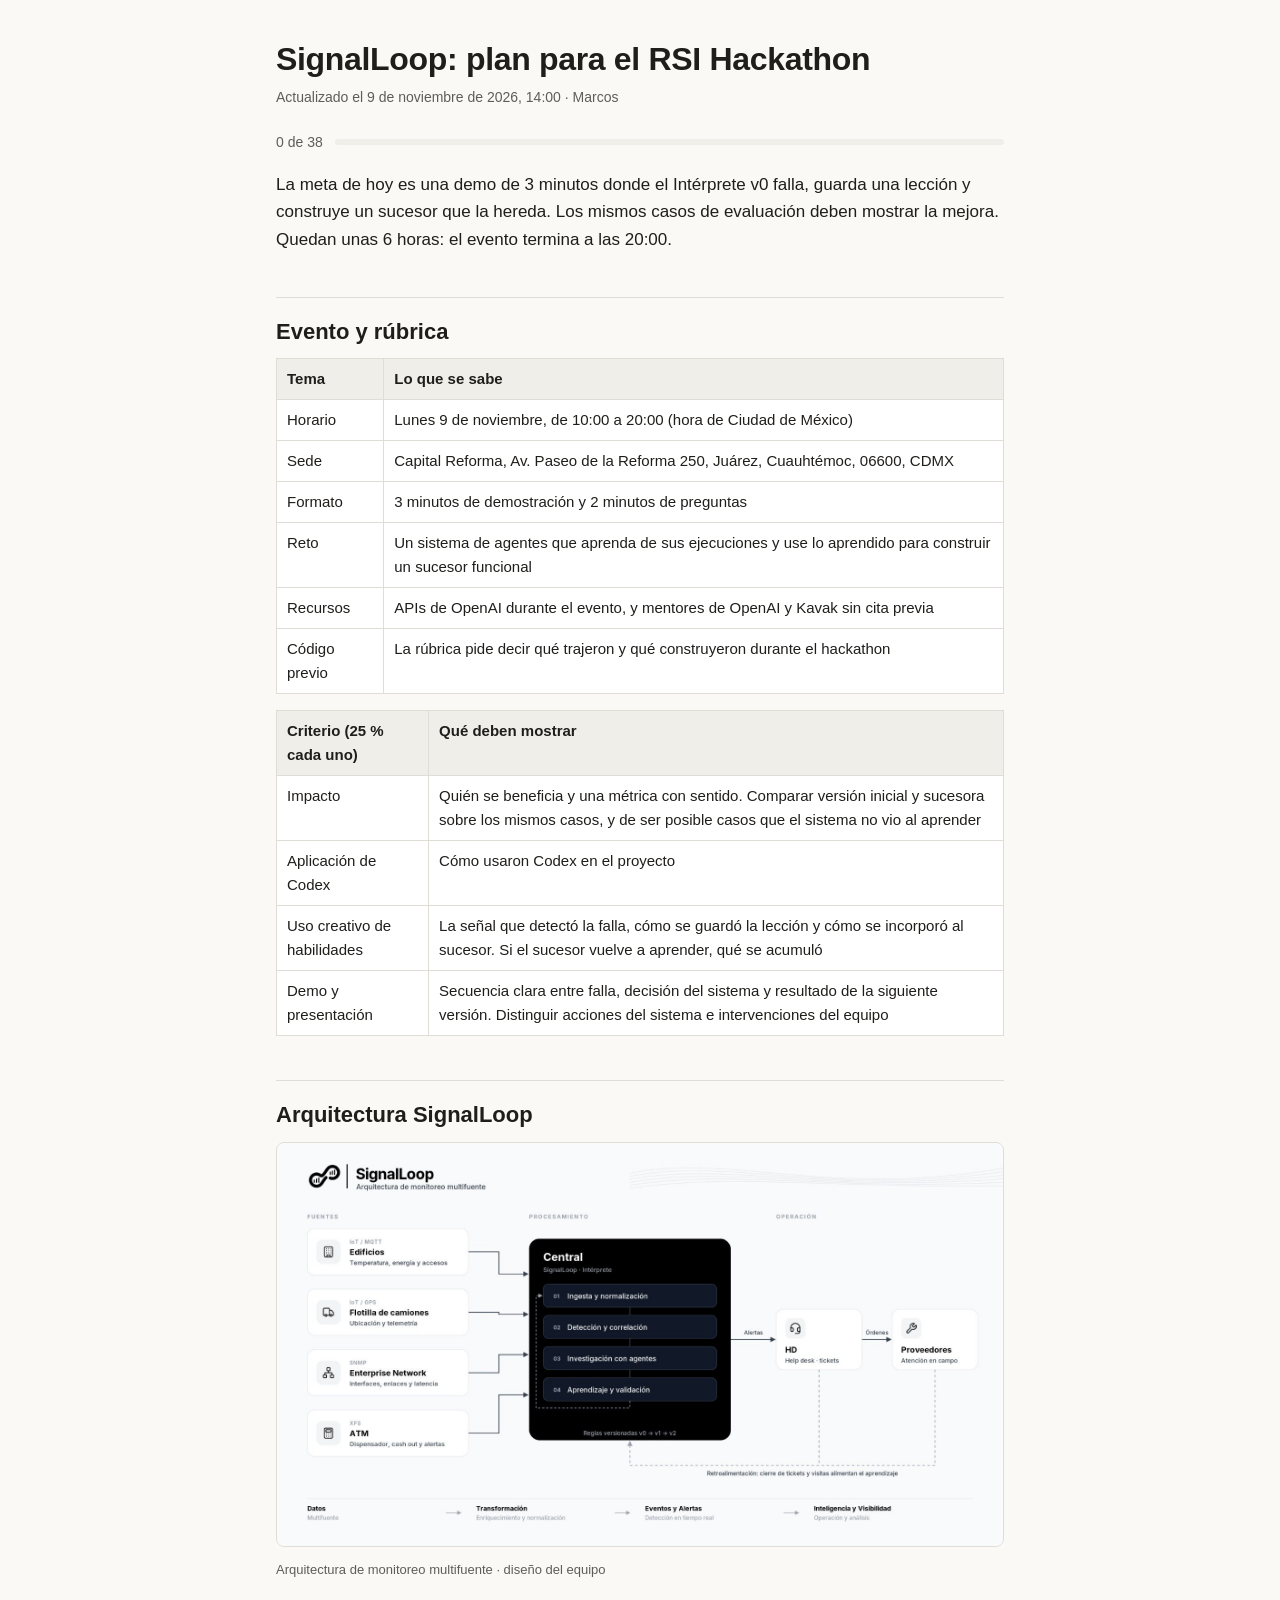
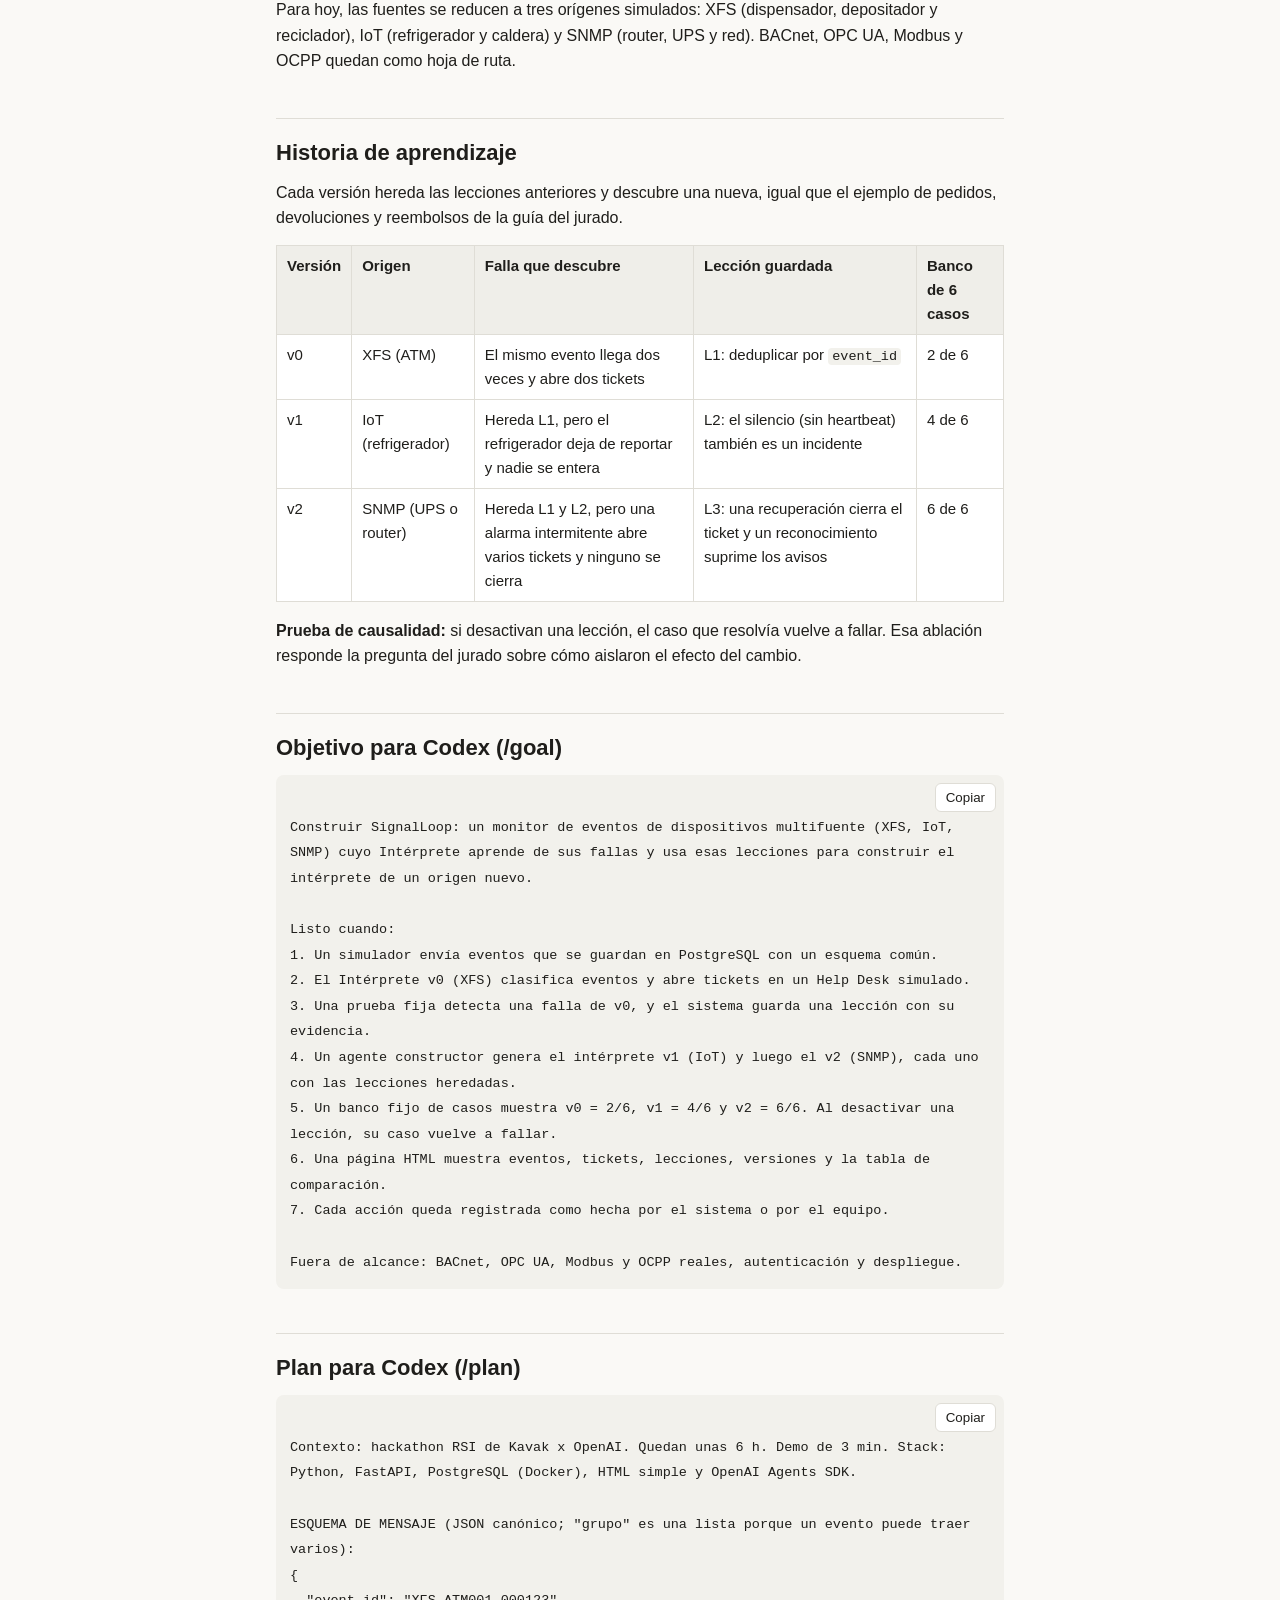
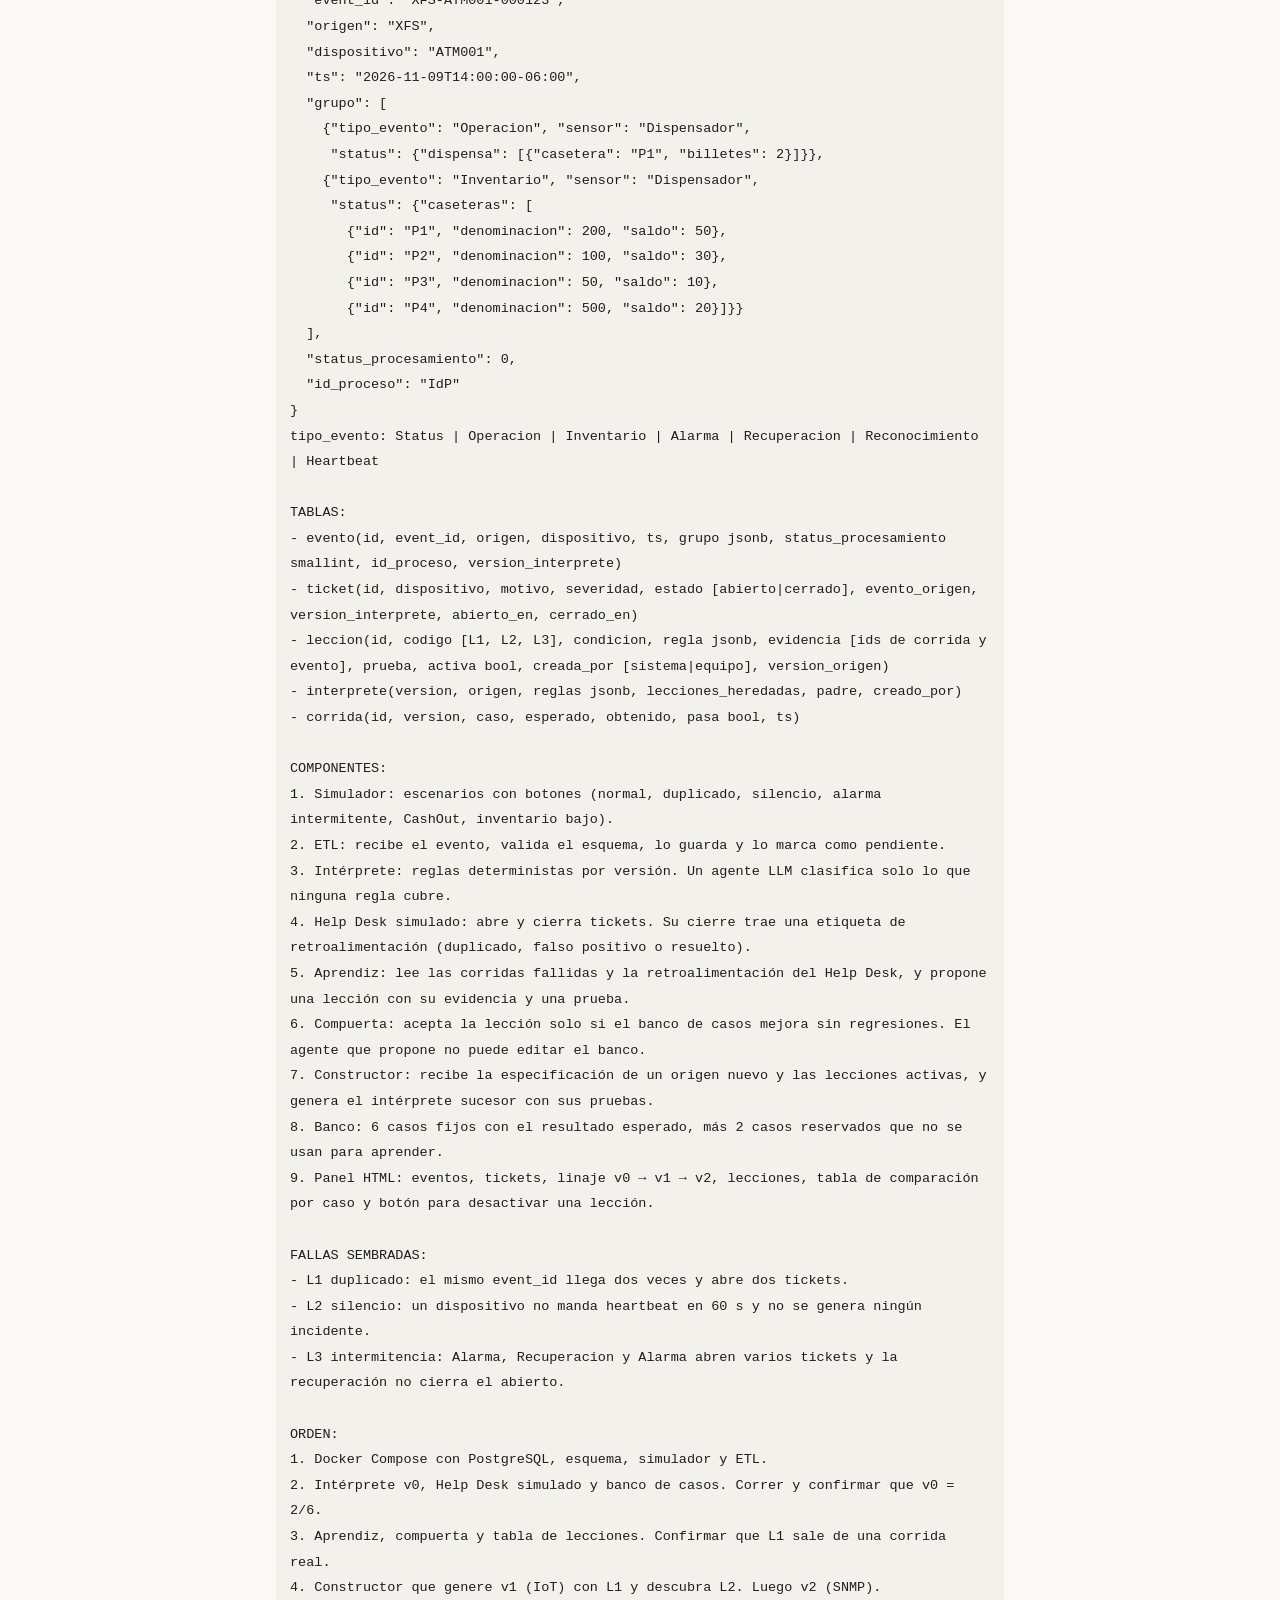
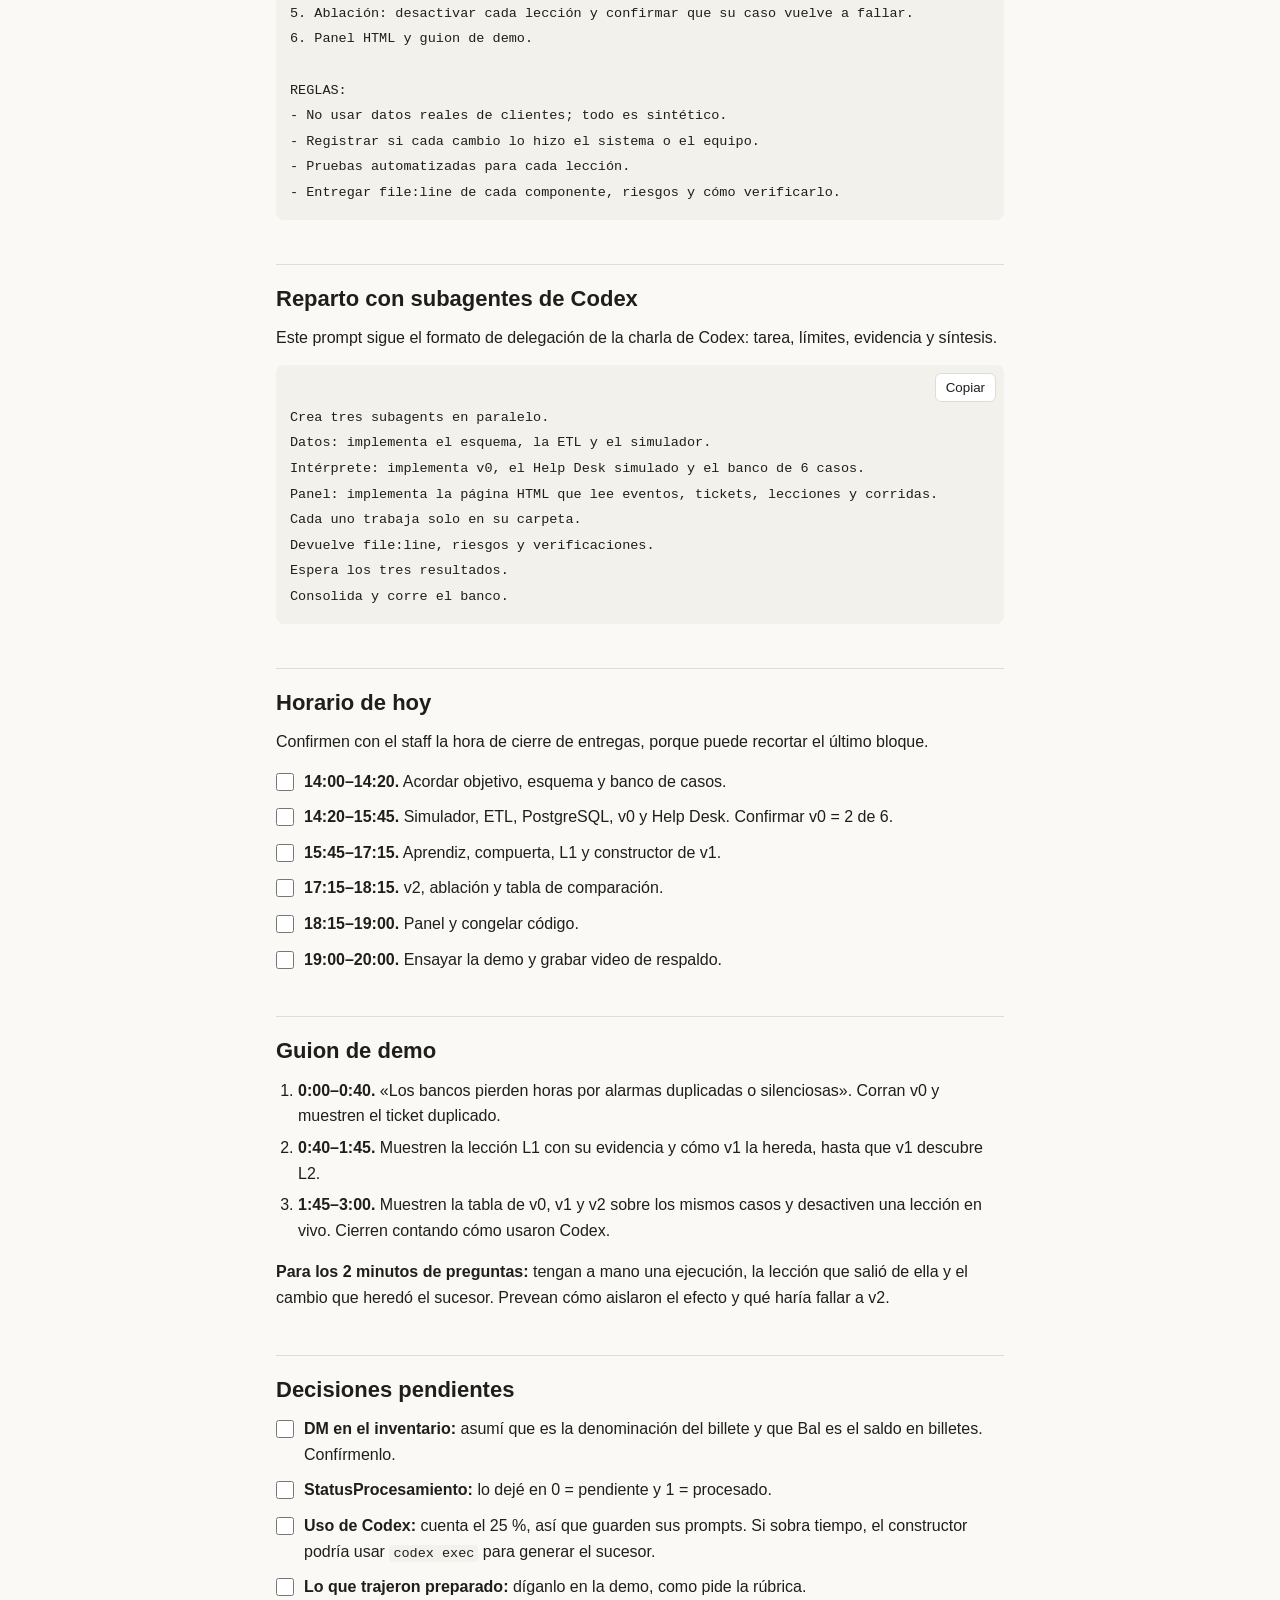
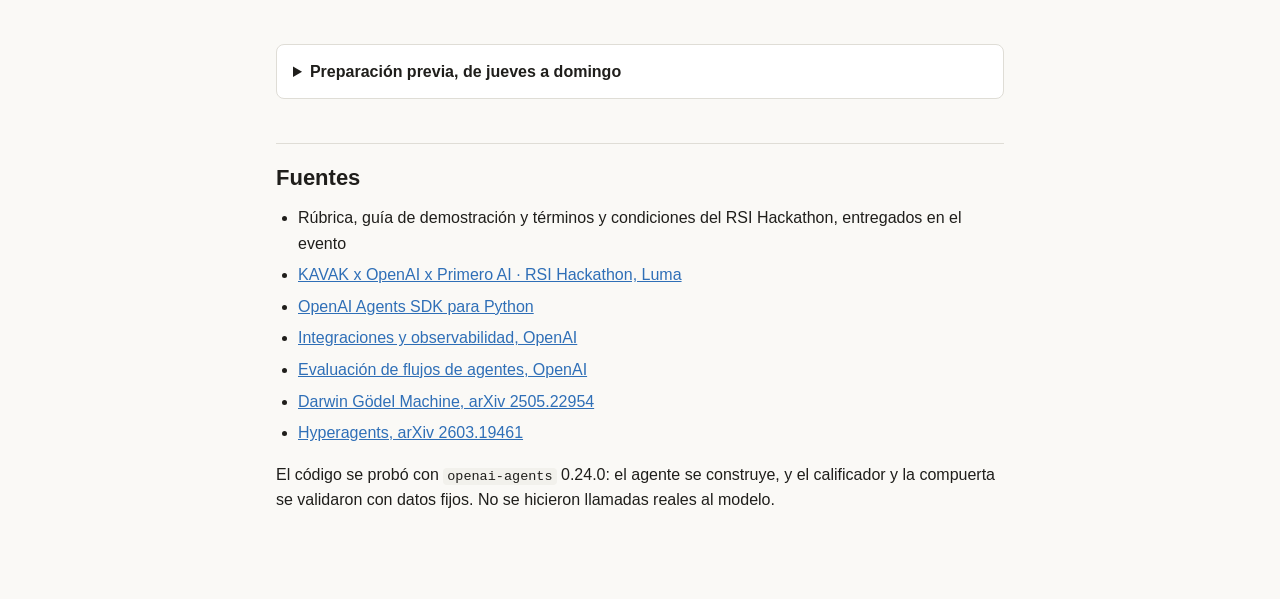
<file: Plan-RSI-Hackathon.html>
<!doctype html>
<html lang="es">
<head>
<meta charset="utf-8">
<meta name="viewport" content="width=device-width, initial-scale=1">
<title>SignalLoop Hackathon</title>
<style>
:root{color-scheme:light dark;--bg:#faf9f6;--surface:#fff;--ink:#1f1e1b;--quiet:#5f5d57;--rule:#dfddd6;--tint:#efeee9;--edge:#a8a69c;--accent:#2f6fb7;--accent-tint:#e4eef8;--code-bg:#f2f1ec}
@media (prefers-color-scheme:dark){:root{--bg:#191917;--surface:#22221f;--ink:#ecebe6;--quiet:#a9a79f;--rule:#3a3935;--tint:#2a2a27;--edge:#77756d;--accent:#7cb2ea;--accent-tint:#24384d;--code-bg:#2a2a27}}
*{box-sizing:border-box}
body{margin:0;background:var(--bg);color:var(--ink);font:16px/1.6 -apple-system,BlinkMacSystemFont,"Segoe UI",Roboto,Helvetica,Arial,sans-serif}
main{max-width:760px;margin:0 auto;padding:40px 16px 72px}
h1{font-size:32px;line-height:1.2;margin:0 0 8px;letter-spacing:-.01em}
h2{font-size:22px;line-height:1.3;margin:44px 0 12px;padding-top:20px;border-top:1px solid var(--rule)}
p{margin:0 0 14px}
a{color:var(--accent)}
.byline{color:var(--quiet);font-size:14px;margin-bottom:12px}
.progress{position:sticky;top:0;z-index:1;background:var(--bg);padding:10px 0;margin-bottom:8px;font-size:14px;color:var(--quiet);display:flex;align-items:center;gap:12px}
.bar{flex:1;height:6px;border-radius:3px;background:var(--tint);overflow:hidden}
.bar i{display:block;height:100%;width:0;background:var(--accent)}
.table-wrap{overflow-x:auto;margin:0 0 16px}
table{border-collapse:collapse;width:100%;font-size:15px;background:var(--surface)}
th,td{border:1px solid var(--rule);padding:8px 10px;text-align:left;vertical-align:top}
th{background:var(--tint);font-weight:600}
ul,ol{padding-left:22px;margin:0 0 16px}
li{margin-bottom:6px}
ul.tasks{list-style:none;padding:0}
ul.tasks li{margin-bottom:10px}
ul.tasks label{display:flex;gap:10px;align-items:flex-start;cursor:pointer}
ul.tasks input{width:18px;height:18px;margin:4px 0 0;flex:none;accent-color:var(--accent)}
ul.tasks input:checked + span{color:var(--quiet)}
code{font:13.5px/1.5 ui-monospace,SFMono-Regular,Menlo,Consolas,monospace;background:var(--code-bg);padding:1px 4px;border-radius:4px;overflow-wrap:anywhere}
pre{background:var(--code-bg);padding:14px;border-radius:8px;overflow-x:auto;margin:0 0 16px}
pre code{background:none;padding:0;overflow-wrap:normal}
figure{margin:0 0 16px}
figcaption{font-size:13px;color:var(--quiet);margin-top:6px}
svg{display:block;width:100%;height:auto}
svg text{font-family:inherit;fill:var(--ink)}
svg .q{fill:var(--quiet)}
svg .b{font-weight:600}
svg .s{font-size:11.5px}
svg .box{fill:var(--surface);stroke:var(--edge);stroke-width:1.25}
svg .main{fill:var(--accent-tint);stroke:var(--accent);stroke-width:2}
svg .zone{fill:var(--tint);stroke:var(--rule)}
svg .ln{fill:none;stroke:var(--edge);stroke-width:1.25}
svg marker path{fill:var(--edge)}
@media print{.progress{display:none}body{background:#fff}h2{break-after:avoid}pre,figure{break-inside:avoid}}
.lead{font-size:17px}
details.prep{margin:44px 0 0;border:1px solid var(--rule);border-radius:8px;padding:0 16px;background:var(--surface)}
details.prep summary{cursor:pointer;font-weight:600;padding:14px 0}
details.prep[open]{padding-bottom:8px}
details.prep h2:first-of-type{margin-top:8px}
.copyable{position:relative}
.copyable .copy{position:absolute;top:8px;right:8px;font:600 12px/1 inherit;font-family:inherit;padding:6px 10px;border-radius:6px;border:1px solid var(--rule);background:var(--surface);color:var(--ink);cursor:pointer}
.copyable pre{padding-top:40px;white-space:pre-wrap;overflow-wrap:anywhere}
@media print{details.prep{border:0;padding:0}.copy{display:none}}
</style>
</head>
<body>
<main>
<h1>SignalLoop: plan para el RSI Hackathon</h1>
<p class="byline">Actualizado el 9 de noviembre de 2026, 14:00 · Marcos</p>
<div class="progress"><span id="count">0</span><div class="bar"><i id="fill"></i></div></div>

<p class="lead">La meta de hoy es una demo de 3 minutos donde el Intérprete v0 falla, guarda una lección y construye un sucesor que la hereda. Los mismos casos de evaluación deben mostrar la mejora. Quedan unas 6 horas: el evento termina a las 20:00.</p>

<h2>Evento y rúbrica</h2>
<div class="table-wrap"><table>
<thead><tr><th>Tema</th><th>Lo que se sabe</th></tr></thead>
<tbody>
<tr><td>Horario</td><td>Lunes 9 de noviembre, de 10:00 a 20:00 (hora de Ciudad de México)</td></tr>
<tr><td>Sede</td><td>Capital Reforma, Av. Paseo de la Reforma 250, Juárez, Cuauhtémoc, 06600, CDMX</td></tr>
<tr><td>Formato</td><td>3 minutos de demostración y 2 minutos de preguntas</td></tr>
<tr><td>Reto</td><td>Un sistema de agentes que aprenda de sus ejecuciones y use lo aprendido para construir un sucesor funcional</td></tr>
<tr><td>Recursos</td><td>APIs de OpenAI durante el evento, y mentores de OpenAI y Kavak sin cita previa</td></tr>
<tr><td>Código previo</td><td>La rúbrica pide decir qué trajeron y qué construyeron durante el hackathon</td></tr>
</tbody></table></div>
<div class="table-wrap"><table>
<thead><tr><th>Criterio (25 % cada uno)</th><th>Qué deben mostrar</th></tr></thead>
<tbody>
<tr><td>Impacto</td><td>Quién se beneficia y una métrica con sentido. Comparar versión inicial y sucesora sobre los mismos casos, y de ser posible casos que el sistema no vio al aprender</td></tr>
<tr><td>Aplicación de Codex</td><td>Cómo usaron Codex en el proyecto</td></tr>
<tr><td>Uso creativo de habilidades</td><td>La señal que detectó la falla, cómo se guardó la lección y cómo se incorporó al sucesor. Si el sucesor vuelve a aprender, qué se acumuló</td></tr>
<tr><td>Demo y presentación</td><td>Secuencia clara entre falla, decisión del sistema y resultado de la siguiente versión. Distinguir acciones del sistema e intervenciones del equipo</td></tr>
</tbody></table></div>

<h2>Arquitectura SignalLoop</h2>
<figure>
<img src="[data-uri]" alt="Arquitectura de SignalLoop: cuatro fuentes (edificios, flotilla, red empresarial y ATM) alimentan a Central, que alerta al Help Desk y este ordena visitas a proveedores; el cierre de tickets retroalimenta el aprendizaje" style="width:100%;height:auto;border-radius:8px;border:1px solid var(--rule)">
<figcaption>Arquitectura de monitoreo multifuente · diseño del equipo</figcaption>
</figure>
<p>Para hoy, las fuentes se reducen a tres orígenes simulados: XFS (dispensador, depositador y reciclador), IoT (refrigerador y caldera) y SNMP (router, UPS y red). BACnet, OPC UA, Modbus y OCPP quedan como hoja de ruta.</p>

<h2>Historia de aprendizaje</h2>
<p>Cada versión hereda las lecciones anteriores y descubre una nueva, igual que el ejemplo de pedidos, devoluciones y reembolsos de la guía del jurado.</p>
<div class="table-wrap"><table>
<thead><tr><th>Versión</th><th>Origen</th><th>Falla que descubre</th><th>Lección guardada</th><th>Banco de 6 casos</th></tr></thead>
<tbody>
<tr><td>v0</td><td>XFS (ATM)</td><td>El mismo evento llega dos veces y abre dos tickets</td><td>L1: deduplicar por <code>event_id</code></td><td>2 de 6</td></tr>
<tr><td>v1</td><td>IoT (refrigerador)</td><td>Hereda L1, pero el refrigerador deja de reportar y nadie se entera</td><td>L2: el silencio (sin heartbeat) también es un incidente</td><td>4 de 6</td></tr>
<tr><td>v2</td><td>SNMP (UPS o router)</td><td>Hereda L1 y L2, pero una alarma intermitente abre varios tickets y ninguno se cierra</td><td>L3: una recuperación cierra el ticket y un reconocimiento suprime los avisos</td><td>6 de 6</td></tr>
</tbody></table></div>
<p><strong>Prueba de causalidad:</strong> si desactivan una lección, el caso que resolvía vuelve a fallar. Esa ablación responde la pregunta del jurado sobre cómo aislaron el efecto del cambio.</p>

<h2>Objetivo para Codex (/goal)</h2>
<div class="copyable"><button type="button" class="copy">Copiar</button>
<pre><code>Construir SignalLoop: un monitor de eventos de dispositivos multifuente (XFS, IoT, SNMP) cuyo Intérprete aprende de sus fallas y usa esas lecciones para construir el intérprete de un origen nuevo.

Listo cuando:
1. Un simulador envía eventos que se guardan en PostgreSQL con un esquema común.
2. El Intérprete v0 (XFS) clasifica eventos y abre tickets en un Help Desk simulado.
3. Una prueba fija detecta una falla de v0, y el sistema guarda una lección con su evidencia.
4. Un agente constructor genera el intérprete v1 (IoT) y luego el v2 (SNMP), cada uno con las lecciones heredadas.
5. Un banco fijo de casos muestra v0 = 2/6, v1 = 4/6 y v2 = 6/6. Al desactivar una lección, su caso vuelve a fallar.
6. Una página HTML muestra eventos, tickets, lecciones, versiones y la tabla de comparación.
7. Cada acción queda registrada como hecha por el sistema o por el equipo.

Fuera de alcance: BACnet, OPC UA, Modbus y OCPP reales, autenticación y despliegue.</code></pre></div>

<h2>Plan para Codex (/plan)</h2>
<div class="copyable"><button type="button" class="copy">Copiar</button>
<pre><code>Contexto: hackathon RSI de Kavak x OpenAI. Quedan unas 6 h. Demo de 3 min. Stack: Python, FastAPI, PostgreSQL (Docker), HTML simple y OpenAI Agents SDK.

ESQUEMA DE MENSAJE (JSON canónico; "grupo" es una lista porque un evento puede traer varios):
{
  "event_id": "XFS-ATM001-000123",
  "origen": "XFS",
  "dispositivo": "ATM001",
  "ts": "2026-11-09T14:00:00-06:00",
  "grupo": [
    {"tipo_evento": "Operacion", "sensor": "Dispensador",
     "status": {"dispensa": [{"casetera": "P1", "billetes": 2}]}},
    {"tipo_evento": "Inventario", "sensor": "Dispensador",
     "status": {"caseteras": [
       {"id": "P1", "denominacion": 200, "saldo": 50},
       {"id": "P2", "denominacion": 100, "saldo": 30},
       {"id": "P3", "denominacion": 50, "saldo": 10},
       {"id": "P4", "denominacion": 500, "saldo": 20}]}}
  ],
  "status_procesamiento": 0,
  "id_proceso": "IdP"
}
tipo_evento: Status | Operacion | Inventario | Alarma | Recuperacion | Reconocimiento | Heartbeat

TABLAS:
- evento(id, event_id, origen, dispositivo, ts, grupo jsonb, status_procesamiento smallint, id_proceso, version_interprete)
- ticket(id, dispositivo, motivo, severidad, estado [abierto|cerrado], evento_origen, version_interprete, abierto_en, cerrado_en)
- leccion(id, codigo [L1, L2, L3], condicion, regla jsonb, evidencia [ids de corrida y evento], prueba, activa bool, creada_por [sistema|equipo], version_origen)
- interprete(version, origen, reglas jsonb, lecciones_heredadas, padre, creado_por)
- corrida(id, version, caso, esperado, obtenido, pasa bool, ts)

COMPONENTES:
1. Simulador: escenarios con botones (normal, duplicado, silencio, alarma intermitente, CashOut, inventario bajo).
2. ETL: recibe el evento, valida el esquema, lo guarda y lo marca como pendiente.
3. Intérprete: reglas deterministas por versión. Un agente LLM clasifica solo lo que ninguna regla cubre.
4. Help Desk simulado: abre y cierra tickets. Su cierre trae una etiqueta de retroalimentación (duplicado, falso positivo o resuelto).
5. Aprendiz: lee las corridas fallidas y la retroalimentación del Help Desk, y propone una lección con su evidencia y una prueba.
6. Compuerta: acepta la lección solo si el banco de casos mejora sin regresiones. El agente que propone no puede editar el banco.
7. Constructor: recibe la especificación de un origen nuevo y las lecciones activas, y genera el intérprete sucesor con sus pruebas.
8. Banco: 6 casos fijos con el resultado esperado, más 2 casos reservados que no se usan para aprender.
9. Panel HTML: eventos, tickets, linaje v0 → v1 → v2, lecciones, tabla de comparación por caso y botón para desactivar una lección.

FALLAS SEMBRADAS:
- L1 duplicado: el mismo event_id llega dos veces y abre dos tickets.
- L2 silencio: un dispositivo no manda heartbeat en 60 s y no se genera ningún incidente.
- L3 intermitencia: Alarma, Recuperacion y Alarma abren varios tickets y la recuperación no cierra el abierto.

ORDEN:
1. Docker Compose con PostgreSQL, esquema, simulador y ETL.
2. Intérprete v0, Help Desk simulado y banco de casos. Correr y confirmar que v0 = 2/6.
3. Aprendiz, compuerta y tabla de lecciones. Confirmar que L1 sale de una corrida real.
4. Constructor que genere v1 (IoT) con L1 y descubra L2. Luego v2 (SNMP).
5. Ablación: desactivar cada lección y confirmar que su caso vuelve a fallar.
6. Panel HTML y guion de demo.

REGLAS:
- No usar datos reales de clientes; todo es sintético.
- Registrar si cada cambio lo hizo el sistema o el equipo.
- Pruebas automatizadas para cada lección.
- Entregar file:line de cada componente, riesgos y cómo verificarlo.</code></pre></div>

<h2>Reparto con subagentes de Codex</h2>
<p>Este prompt sigue el formato de delegación de la charla de Codex: tarea, límites, evidencia y síntesis.</p>
<div class="copyable"><button type="button" class="copy">Copiar</button>
<pre><code>Crea tres subagents en paralelo.
Datos: implementa el esquema, la ETL y el simulador.
Intérprete: implementa v0, el Help Desk simulado y el banco de 6 casos.
Panel: implementa la página HTML que lee eventos, tickets, lecciones y corridas.
Cada uno trabaja solo en su carpeta.
Devuelve file:line, riesgos y verificaciones.
Espera los tres resultados.
Consolida y corre el banco.</code></pre></div>

<h2>Horario de hoy</h2>
<p>Confirmen con el staff la hora de cierre de entregas, porque puede recortar el último bloque.</p>
<ul class="tasks">
<li data-k="d1"><strong>14:00–14:20.</strong> Acordar objetivo, esquema y banco de casos.</li>
<li data-k="d2"><strong>14:20–15:45.</strong> Simulador, ETL, PostgreSQL, v0 y Help Desk. Confirmar v0 = 2 de 6.</li>
<li data-k="d3"><strong>15:45–17:15.</strong> Aprendiz, compuerta, L1 y constructor de v1.</li>
<li data-k="d4"><strong>17:15–18:15.</strong> v2, ablación y tabla de comparación.</li>
<li data-k="d5"><strong>18:15–19:00.</strong> Panel y congelar código.</li>
<li data-k="d6"><strong>19:00–20:00.</strong> Ensayar la demo y grabar video de respaldo.</li>
</ul>

<h2>Guion de demo</h2>
<ol>
<li><strong>0:00–0:40.</strong> «Los bancos pierden horas por alarmas duplicadas o silenciosas». Corran v0 y muestren el ticket duplicado.</li>
<li><strong>0:40–1:45.</strong> Muestren la lección L1 con su evidencia y cómo v1 la hereda, hasta que v1 descubre L2.</li>
<li><strong>1:45–3:00.</strong> Muestren la tabla de v0, v1 y v2 sobre los mismos casos y desactiven una lección en vivo. Cierren contando cómo usaron Codex.</li>
</ol>
<p><strong>Para los 2 minutos de preguntas:</strong> tengan a mano una ejecución, la lección que salió de ella y el cambio que heredó el sucesor. Prevean cómo aislaron el efecto y qué haría fallar a v2.</p>

<h2>Decisiones pendientes</h2>
<ul class="tasks">
<li data-k="p1"><strong>DM en el inventario:</strong> asumí que es la denominación del billete y que Bal es el saldo en billetes. Confírmenlo.</li>
<li data-k="p2"><strong>StatusProcesamiento:</strong> lo dejé en 0 = pendiente y 1 = procesado.</li>
<li data-k="p3"><strong>Uso de Codex:</strong> cuenta el 25 %, así que guarden sus prompts. Si sobra tiempo, el constructor podría usar <code>codex exec</code> para generar el sucesor.</li>
<li data-k="p4"><strong>Lo que trajeron preparado:</strong> díganlo en la demo, como pide la rúbrica.</li>
</ul>

<details class="prep">
<summary>Preparación previa, de jueves a domingo</summary>

<h2>Qué debes llevar el lunes</h2>
<p>Llega con un ciclo mínimo que ya funcione: un agente se evalúa, aprende, cambia, se vuelve a medir y usa lo aprendido para generar otro sistema. Dominar la mecánica pesa más que llevar una idea brillante. Tu ventaja es la medición y un dominio que conoces: soporte bancario y cajeros.</p>
<p>El reto pide tres entregables, y cada uno se traduce en un artefacto concreto:</p>
<div class="table-wrap"><table>
<thead><tr><th>Lo que piden</th><th>Lo que mostrarás</th><th>Se construye</th></tr></thead>
<tbody>
<tr><td>Agentes sobre un problema concreto</td><td>Triage de tickets de soporte de cajeros con evaluación automática</td><td>Jueves y viernes</td></tr>
<tr><td>Evidencia de lo aprendido</td><td>Lecciones ligadas a ejecuciones, cambios aceptados y rechazados, y curva por generación</td><td>Viernes y sábado</td></tr>
<tr><td>Un sistema nuevo construido con ese aprendizaje</td><td>Un segundo sistema generado con y sin el playbook, comparado con el mismo presupuesto</td><td>Domingo</td></tr>
</tbody></table></div>
<p><strong>Supuestos de este plan:</strong></p>
<ul>
<li>Tienes unas 2.5 h el jueves, 3 h el viernes y 7 h el sábado y el domingo. Son unas 20 h en total.</li>
<li>Usas Python y el <a href="https://openai.github.io/openai-agents-python/">OpenAI Agents SDK</a>. La página no fija lenguaje ni herramientas. Si tu Python está oxidado, resérvate una hora extra.</li>
<li>La demo dura 3 minutos. Es una suposición mía, porque la página no da la duración: ajústala cuando la conozcas.</li>
</ul>

<h2>Arquitectura mínima</h2>
<p>Construye tres capas: el sistema que resuelve, el historial que aprende a mejorarlo y el constructor que reutiliza ese aprendizaje.</p>
<figure>
<svg viewBox="0 0 760 460" role="img" aria-label="Cada cambio se mide antes de entrar, y el historial guía el siguiente" font-size="13">
<defs><marker id="a" viewBox="0 0 10 10" refX="9" refY="5" markerWidth="6" markerHeight="6" orient="auto-start-reverse"><path d="M0 0L10 5L0 10z"/></marker></defs>
<text x="24" y="32" font-size="15" class="b">Cada cambio se mide antes de entrar, y el historial guía el siguiente</text>
<rect class="zone" x="24" y="52" width="712" height="140" rx="8"/>
<rect class="zone" x="24" y="316" width="712" height="120" rx="8"/>
<text x="40" y="74" class="b">Sistema A: tickets de cajeros</text>
<text x="132" y="338" class="b">Transferencia: lo aprendido construye otro sistema</text>
<g class="ln">
<path class="ln" d="M160 140H180" marker-end="url(#a)"/><path class="ln" d="M300 140H320" marker-end="url(#a)"/><path class="ln" d="M440 140H460" marker-end="url(#a)"/><path class="ln" d="M580 140H600" marker-end="url(#a)"/>
<path class="ln" d="M660 104V88H100V104" marker-end="url(#a)"/><path class="ln" d="M660 176V216" marker-end="url(#a)"/><path class="ln" d="M520 216V176" marker-end="url(#a)"/><path class="ln" d="M590 288V304H117V348" marker-end="url(#a)"/>
<path class="ln" d="M195 384H215" marker-end="url(#a)"/><path class="ln" d="M370 384H390" marker-end="url(#a)"/><path class="ln" d="M545 384H565" marker-end="url(#a)"/>
</g>
<rect class="box" x="40" y="104" width="120" height="72" rx="8"/><text x="52" y="128" class="b">Agente</text><text x="52" y="144" class="s q">resuelve</text><text x="52" y="160" class="s q">tickets</text>
<rect class="box" x="180" y="104" width="120" height="72" rx="8"/><text x="192" y="128" class="b">Evaluación</text><text x="192" y="144" class="s q">califica cada</text><text x="192" y="160" class="s q">caso</text>
<rect class="box" x="320" y="104" width="120" height="72" rx="8"/><text x="332" y="128" class="b">Lecciones</text><text x="332" y="144" class="s q">fallos con</text><text x="332" y="160" class="s q">evidencia</text>
<rect class="box" x="460" y="104" width="120" height="72" rx="8"/><text x="472" y="128" class="b">Mutador</text><text x="472" y="144" class="s q">propone un</text><text x="472" y="160" class="s q">solo cambio</text>
<rect class="box" x="600" y="104" width="120" height="72" rx="8"/><text x="612" y="128" class="b">Compuerta</text><text x="612" y="144" class="s q">acepta o</text><text x="612" y="160" class="s q">revierte</text>
<text x="440" y="82" text-anchor="middle" class="s q">cambio aceptado: nueva generación</text>
<text x="652" y="208" text-anchor="end" class="s q">registra resultados</text>
<text x="512" y="208" text-anchor="end" class="s q">guía el tipo de cambio</text>
<rect class="main" x="460" y="216" width="260" height="72" rx="8"/><text x="472" y="240" class="b">Historial de mejora</text><text x="472" y="256" class="s">por tipo de cambio: intentos,</text><text x="472" y="272" class="s">aceptaciones, ganancia y costo</text>
<text x="444" y="248" text-anchor="end" class="b">Aquí está la parte recursiva:</text>
<text x="444" y="266" text-anchor="end" class="s q">el sistema aprende cómo mejorarse</text>
<text x="300" y="298" text-anchor="middle" class="s q">se destila, junto con las lecciones</text>
<rect class="box" x="40" y="348" width="155" height="72" rx="8"/><text x="52" y="372" class="b">Playbook</text><text x="52" y="388" class="s q">reglas transferibles</text><text x="52" y="404" class="s q">con evidencia</text>
<rect class="box" x="215" y="348" width="155" height="72" rx="8"/><text x="227" y="372" class="b">Constructor</text><text x="227" y="388" class="s q">genera configuración</text><text x="227" y="404" class="s q">y herramientas</text>
<rect class="box" x="390" y="348" width="155" height="72" rx="8"/><text x="402" y="372" class="b">Sistema B</text><text x="402" y="388" class="s q">se mejora con el</text><text x="402" y="404" class="s q">mismo ciclo</text>
<rect class="box" x="565" y="348" width="155" height="72" rx="8"/><text x="577" y="372" class="b">Comparación</text><text x="577" y="388" class="s q">con playbook y sin él</text><text x="577" y="404" class="s q">mismo presupuesto</text>
</svg>
<figcaption>Arquitectura mínima · sistema A, capa de mejora y sistema B</figcaption>
</figure>
<p>La compuerta y los calificadores quedan fuera del alcance del mutador. Si el sistema pudiera cambiarlos, podría subir su nota sin mejorar.</p>

<h2>Jueves: línea base medible (2.5 h)</h2>
<p>Hoy terminas cuando un agente resuelve tickets y un script le pone calificación. Sin esa medición, ningún aprendizaje posterior se puede demostrar.</p>
<p><strong>Lee (20 min):</strong> la guía de inicio del <a href="https://openai.github.io/openai-agents-python">Agents SDK</a> y el <a href="https://developers.openai.com/api/docs/guides/agent-evals">flujo de evaluación de agentes</a>.</p>
<ul class="tasks">
<li><strong>Ejercicio 1. Entorno (30 min).</strong> Crea un proyecto con <code>openai-agents</code> en versión fija, carga tu API key desde <code>.env</code> y pon un límite de gasto. Listo cuando un agente responde y ves su ejecución en el <a href="https://platform.openai.com/traces">panel de trazas</a>.</li>
<li><strong>Ejercicio 2. Dataset (45 min).</strong> Genera 60 tickets sintéticos de cajeros con categoría y severidad, y revísalos a mano. Divídelos en 30 de entrenamiento, 15 de validación y 15 de prueba final. No uses datos de clientes.</li>
<li><strong>Ejercicio 3. Agente y calificador (35 min).</strong> Implementa el código de abajo con salida estructurada. Un P1 clasificado como menor vale cero, porque es el error caro en operación real.</li>
<li><strong>Ejercicio 4. Línea base (20 min).</strong> Corre validación tres veces y guarda calificación por caso, media, variación y costo en <code>baseline.json</code>. Esa variación te dice cuánto ruido hay antes de creer en una mejora.</li>
</ul>
<pre><code>from typing import Literal
from pydantic import BaseModel
from agents import Agent, Runner

class Triage(BaseModel):
    categoria: Literal["hardware", "red", "software", "conciliacion", "fraude"]
    severidad: Literal["P1", "P2", "P3"]
    siguiente_paso: str

def build_agent(cfg: dict) -&gt; Agent:
    return Agent(name="triage", instructions=cfg["instructions"],
                 model=cfg["model"], output_type=Triage)

def score(pred: Triage, gold: dict) -&gt; float:
    s = 0.5 * (pred.categoria == gold["categoria"]) + 0.5 * (pred.severidad == gold["severidad"])
    if gold["severidad"] == "P1" and pred.severidad != "P1":
        s = 0.0
    return s

async def run_case(agent: Agent, case: dict) -&gt; float:
    result = await Runner.run(agent, case["ticket"], max_turns=5)
    return score(result.final_output, case["gold"])</code></pre>

<h2>Viernes: coordinación y memoria de experiencia (3 h)</h2>
<p>Hoy terminas cuando el sistema convierte ejecuciones pasadas en lecciones reutilizables, cada una con evidencia. Esto ya es la mitad de lo que piden demostrar.</p>
<p><strong>Lee (20 min):</strong> <a href="https://openai.github.io/openai-agents-python/multi_agent/">orquestación multiagente</a>, <a href="https://openai.github.io/openai-agents-python/tools/">herramientas</a> y <a href="https://openai.github.io/openai-agents-python/tracing/">trazas</a>.</p>
<ul class="tasks">
<li><strong>Ejercicio 5. Herramientas (35 min).</strong> Agrega <code>buscar_codigo_error</code> y <code>buscar_runbook</code> sobre archivos sintéticos locales. Listo cuando la traza muestra que el agente las usa en un ticket que las necesita.</li>
<li><strong>Ejercicio 6. Dos estrategias (40 min).</strong> Implementa un gestor con especialistas como herramientas y otra versión con handoffs. Compáralas en validación por calificación, costo y tiempo, y quédate con una por evidencia.</li>
<li><strong>Ejercicio 7. Bitácora (25 min).</strong> Escribe una línea JSONL por caso: <code>run_id</code>, versión de configuración, <code>trace_id</code>, herramientas usadas, respuesta, calificación, tokens y error. Esta es tu materia prima, y la traza sirve para investigar cada caso.</li>
<li><strong>Ejercicio 8. Agente reflector (35 min).</strong> Dale los fallos de entrenamiento y pide lecciones estructuradas: <code>condicion</code>, <code>accion</code>, <code>run_ids_evidencia</code>, <code>confianza</code>. Rechaza por código cualquier lección sin <code>run_id</code> real.</li>
<li><strong>Ejercicio 9. Primer antes y después (25 min).</strong> Inyecta las lecciones aceptadas en el agente y mide en validación. Guarda también el resultado si empeora: un cambio rechazado es evidencia de que el sistema discrimina.</li>
</ul>
<p><strong>Punto clave:</strong> las <a href="https://openai.github.io/openai-agents-python/sessions/">Sessions</a> conservan contexto de trabajo dentro del agente. Las lecciones entre ejecuciones son otra cosa: guárdalas en tu propio almacén, versionadas y con su evidencia.</p>

<h2>Sábado: el ciclo que se mejora (7 h)</h2>
<p>Hoy terminas cuando el sistema corre 5 generaciones solo, con registro de lo aceptado y lo rechazado, y usa ese historial para decidir su siguiente intento. Ese último paso separa RSI de un simple ajuste de prompts.</p>
<p><strong>Lee (40 min):</strong> el resumen y el ciclo de <a href="https://arxiv.org/pdf/2505.22954">Darwin Gödel Machine</a>, y el resumen de <a href="https://arxiv.org/abs/2603.19461">Hyperagents</a>. Fíjate en tres ideas: archivo de variantes, evaluación empírica y mejoras al propio proceso de mejora.</p>
<ul class="tasks">
<li><strong>Ejercicio 10. Configuración como genoma (45 min).</strong> Saca a <code>config.json</code> las instrucciones, herramientas, estrategia y modelo. Cada generación es un archivo inmutable con <code>padre</code>, <code>cambio</code> y <code>motivo</code>.</li>
<li><strong>Ejercicio 11. Agente mutador (60 min).</strong> Recibe la configuración, las lecciones y la bitácora, y propone un solo cambio tipificado: <code>prompt</code>, <code>herramienta</code>, <code>estrategia</code> o <code>lecciones</code>. Un cambio por vez permite atribuir el efecto.</li>
<li><strong>Ejercicio 12. Compuerta (45 min).</strong> Implementa el código de abajo y agrega un tope de costo. Prueba cuatro casos con datos fijos: mejora clara, mejora de un solo ticket, cambio neutro y regresión. Solo el primero debe pasar.</li>
<li><strong>Ejercicio 13. Bucle (60 min).</strong> Une reflector, mutador, evaluación, compuerta y reversión. Agrega tope de generaciones, de gasto y de tiempo. Listo cuando corre 5 generaciones sin que intervengas.</li>
<li><strong>Ejercicio 14. Herramientas creadas por el sistema (60 min).</strong> Permite que el mutador proponga una función de Python con pruebas. Ejecútala en contenedor sin red, sin secretos y con tiempo límite. Si sus pruebas fallan, no se registra.</li>
<li><strong>Ejercicio 15. Mejorar el mejorador (60 min).</strong> Registra por tipo de cambio: intentos, aceptaciones, ganancia media y costo. Usa esa tabla para elegir el siguiente tipo de cambio y compara contra una elección al azar, con el mismo presupuesto.</li>
<li><strong>Ejercicio 16. Corrida larga (30 min, más espera).</strong> Corre 10 generaciones mientras haces otra cosa. Revisa si las lecciones son específicas o si el mutador se está sobreajustando a validación.</li>
</ul>
<pre><code>import random
from statistics import mean

def accept(base: list[float], cand: list[float], margin=0.0, n=2000, seed=7):
    """Compara por caso: base[i] y cand[i] son el mismo caso de validación."""
    diffs = [c - b for b, c in zip(base, cand, strict=True)]
    rng = random.Random(seed)
    boots = sorted(mean(rng.choices(diffs, k=len(diffs))) for _ in range(n))
    low = boots[int(0.05 * n)]  # límite inferior del IC de 90 %
    return low &gt; margin, mean(diffs), low</code></pre>
<p>Con 15 casos esta compuerta es solo una regla práctica y no prueba estadística sólida. Usa el promedio de las tres repeticiones por caso. Al usar validación en cada generación, esta se contamina; por eso la prueba final queda intacta hasta el domingo.</p>

<h2>Domingo: transferencia y demo (7 h)</h2>
<p>Hoy terminas cuando puedes mostrar que el segundo sistema sale mejor o más barato gracias a lo aprendido en el primero. Si no mejora, muestra ese resultado y explica por qué no se transfirió.</p>
<ul class="tasks">
<li><strong>Ejercicio 17. Prueba final del sistema A (30 min).</strong> Corre la generación inicial y la mejor sobre los 15 casos de prueba. Es tu número más honesto, así que no ajustes nada después de verlo.</li>
<li><strong>Ejercicio 18. Playbook (60 min).</strong> Destila lecciones y cambios aceptados en reglas generales con evidencia. Separa lo específico de tickets de lo transferible, como «primero define un calificador» o «qué tipo de cambio rindió más».</li>
<li><strong>Ejercicio 19. Agente constructor (90 min).</strong> Recibe la especificación de un problema y genera configuración, herramientas y calificador de un sistema nuevo. El mismo flujo debe poder correr con playbook o sin él.</li>
<li><strong>Ejercicio 20. Problema B (45 min).</strong> Prepara un problema vecino: causa raíz a partir de logs sintéticos de cajero. Usa 30 casos con respuesta conocida, y escribe tú el calificador de control para que el sistema no se ponga su propia nota.</li>
<li><strong>Ejercicio 21. Experimento (60 min, más espera).</strong> Construye B con playbook y sin él, con igual presupuesto y al menos 3 semillas. Compara calificación inicial, calificación final, generaciones y costo para llegar a una meta fijada de antemano.</li>
<li><strong>Ejercicio 22. Panel de evidencia (45 min).</strong> Muestra la curva por generación, el linaje de cambios, tres lecciones con su antes y después, un cambio rechazado y la comparación de B.</li>
<li><strong>Ejercicio 23. Demo (60 min).</strong> Prepara 3 minutos: problema, ciclo en vivo con una generación corta, evidencia y sistema nuevo. Graba un respaldo por si fallan la red o la API.</li>
<li><strong>Ejercicio 24. Plantilla limpia (30 min).</strong> Clona en una carpeta nueva, sigue tu README y corre todo. Revisa que no queden claves en el repositorio y deja lista una versión sin dominio por si te asignan otro problema.</li>
</ul>

<h2>Lunes y plan de recorte</h2>
<p>El lunes no agregues funciones antes de empezar: llega con la mecánica dominada y aprovecha para preguntar lo que falte.</p>
<ul class="tasks">
<li>Confirma el horario, los modelos permitidos y si habrá créditos de API.</li>
<li>Lleva cargador, video de respaldo y tu API key en un <code>.env</code> fuera del repositorio. Lleva la plantilla clonada solo si se permite código preexistente.</li>
<li>Pregunta cómo se evaluarán los proyectos y ajusta la demo a eso.</li>
<li data-k="ev5">Planea tu llegada a Capital Reforma, Paseo de la Reforma 250, con margen para registrarte.</li>
</ul>
<p><strong>Si te falta tiempo, recorta en este orden:</strong></p>
<ol>
<li>Ejercicio 14: herramientas creadas por el sistema. Deja solo cambios de prompt, lecciones y estrategia.</li>
<li>Ejercicio 6: la segunda estrategia. Quédate con una sola.</li>
<li>Ejercicio 22: el panel. Sustitúyelo por un CSV y una gráfica simple.</li>
<li>Las semillas del ejercicio 21: baja a una y dilo abiertamente.</li>
</ol>
<p>No recortes los ejercicios 4, 12, 15, 19 y 21. Sin ellos no hay medición, mejora del proceso ni sistema nuevo con evidencia.</p>
<p><strong>Errores que te restarían credibilidad:</strong></p>
<ul>
<li>Decir que el sistema aprende porque guarda memoria, sin una medición de antes y después.</li>
<li>Dejar que el mismo agente cambie el sistema y escriba el calificador que lo juzga.</li>
<li>Mostrar una sola corrida favorable, sin ruido, prueba final ni cambios rechazados.</li>
<li>Ejecutar código generado con tus credenciales o sin aislamiento. El <a href="https://arxiv.org/pdf/2505.22954">DGM</a> también usa entornos aislados, límites de tiempo y revisión humana.</li>
</ul>

</details>

<h2>Fuentes</h2>
<ul>
<li>Rúbrica, guía de demostración y términos y condiciones del RSI Hackathon, entregados en el evento</li>
<li><a href="https://luma.com/6ejxfvva">KAVAK x OpenAI x Primero AI · RSI Hackathon, Luma</a></li>
<li><a href="https://openai.github.io/openai-agents-python">OpenAI Agents SDK para Python</a></li>
<li><a href="https://developers.openai.com/api/docs/guides/agents/integrations-observability.md">Integraciones y observabilidad, OpenAI</a></li>
<li><a href="https://developers.openai.com/api/docs/guides/agent-evals">Evaluación de flujos de agentes, OpenAI</a></li>
<li><a href="https://arxiv.org/pdf/2505.22954">Darwin Gödel Machine, arXiv 2505.22954</a></li>
<li><a href="https://arxiv.org/abs/2603.19461">Hyperagents, arXiv 2603.19461</a></li>
</ul>
<p>El código se probó con <code>openai-agents</code> 0.24.0: el agente se construye, y el calificador y la compuerta se validaron con datos fijos. No se hicieron llamadas reales al modelo.</p>
</main>
<script>
(function () {
  var KEY = 'plan-rsi-hackathon-tareas';
  var saved = {};
  try { saved = JSON.parse(localStorage.getItem(KEY)) || {}; } catch (e) {}
  var items = document.querySelectorAll('ul.tasks li');
  var boxes = [];
  var legacy = 0;
  items.forEach(function (li) {
    var i = li.dataset.k || legacy++;
    var label = document.createElement('label');
    var box = document.createElement('input');
    var span = document.createElement('span');
    box.type = 'checkbox';
    box.checked = !!saved[i];
    while (li.firstChild) span.appendChild(li.firstChild);
    label.appendChild(box);
    label.appendChild(span);
    li.appendChild(label);
    boxes.push(box);
    box.addEventListener('change', function () {
      saved[i] = box.checked;
      try { localStorage.setItem(KEY, JSON.stringify(saved)); } catch (e) {}
      update();
    });
  });
  function update() {
    var done = boxes.filter(function (b) { return b.checked; }).length;
    document.getElementById('count').textContent = done + ' de ' + boxes.length;
    document.getElementById('fill').style.width = (100 * done / boxes.length) + '%';
  }
  update();
  document.querySelectorAll('.copy').forEach(function (btn) {
    btn.addEventListener('click', function () {
      var code = btn.parentNode.querySelector('code');
      var done = function () { btn.textContent = 'Copiado'; setTimeout(function () { btn.textContent = 'Copiar'; }, 1500); };
      var fallback = function () {
        var r = document.createRange(); r.selectNodeContents(code);
        var sel = getSelection(); sel.removeAllRanges(); sel.addRange(r);
        try { document.execCommand('copy'); done(); } catch (e) { btn.textContent = 'Selecciona y copia'; }
      };
      if (navigator.clipboard && navigator.clipboard.writeText) {
        navigator.clipboard.writeText(code.textContent).then(done, fallback);
      } else { fallback(); }
    });
  });
})();
</script>
</body>
</html>
</file>
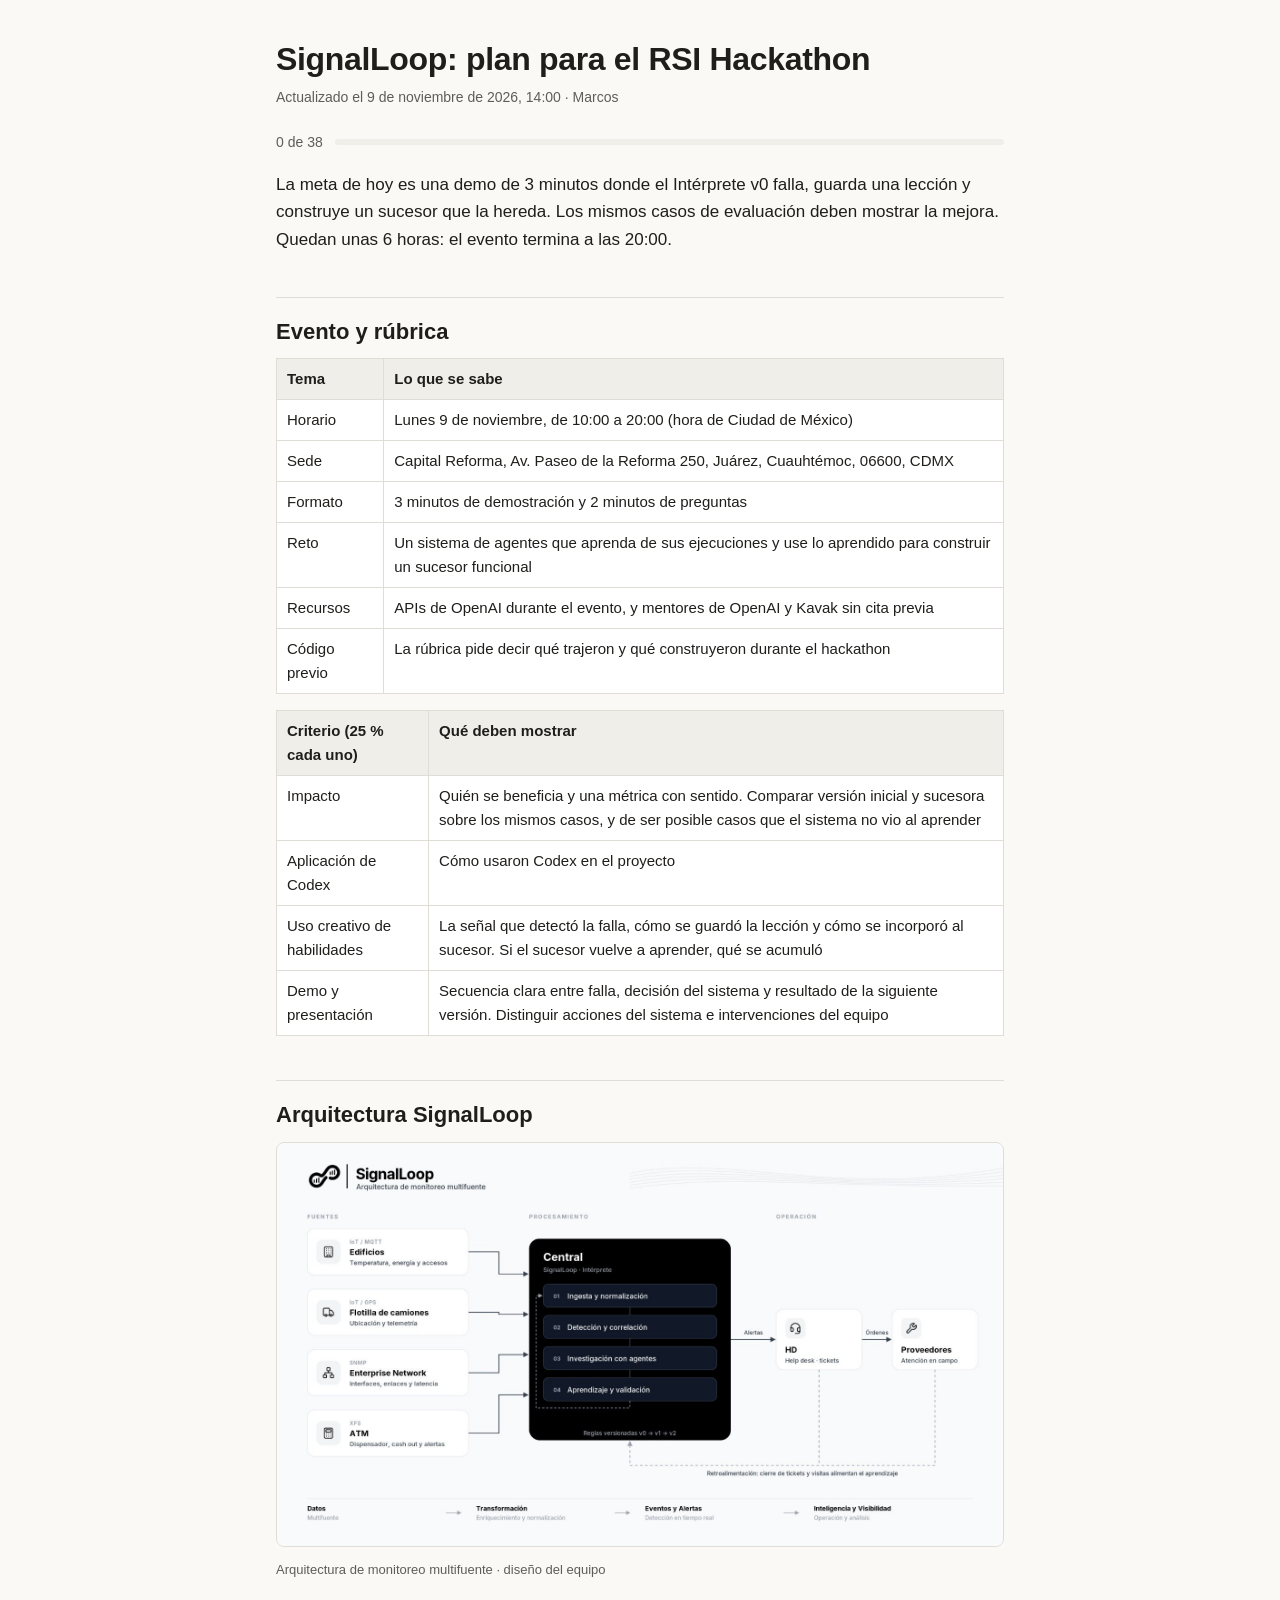
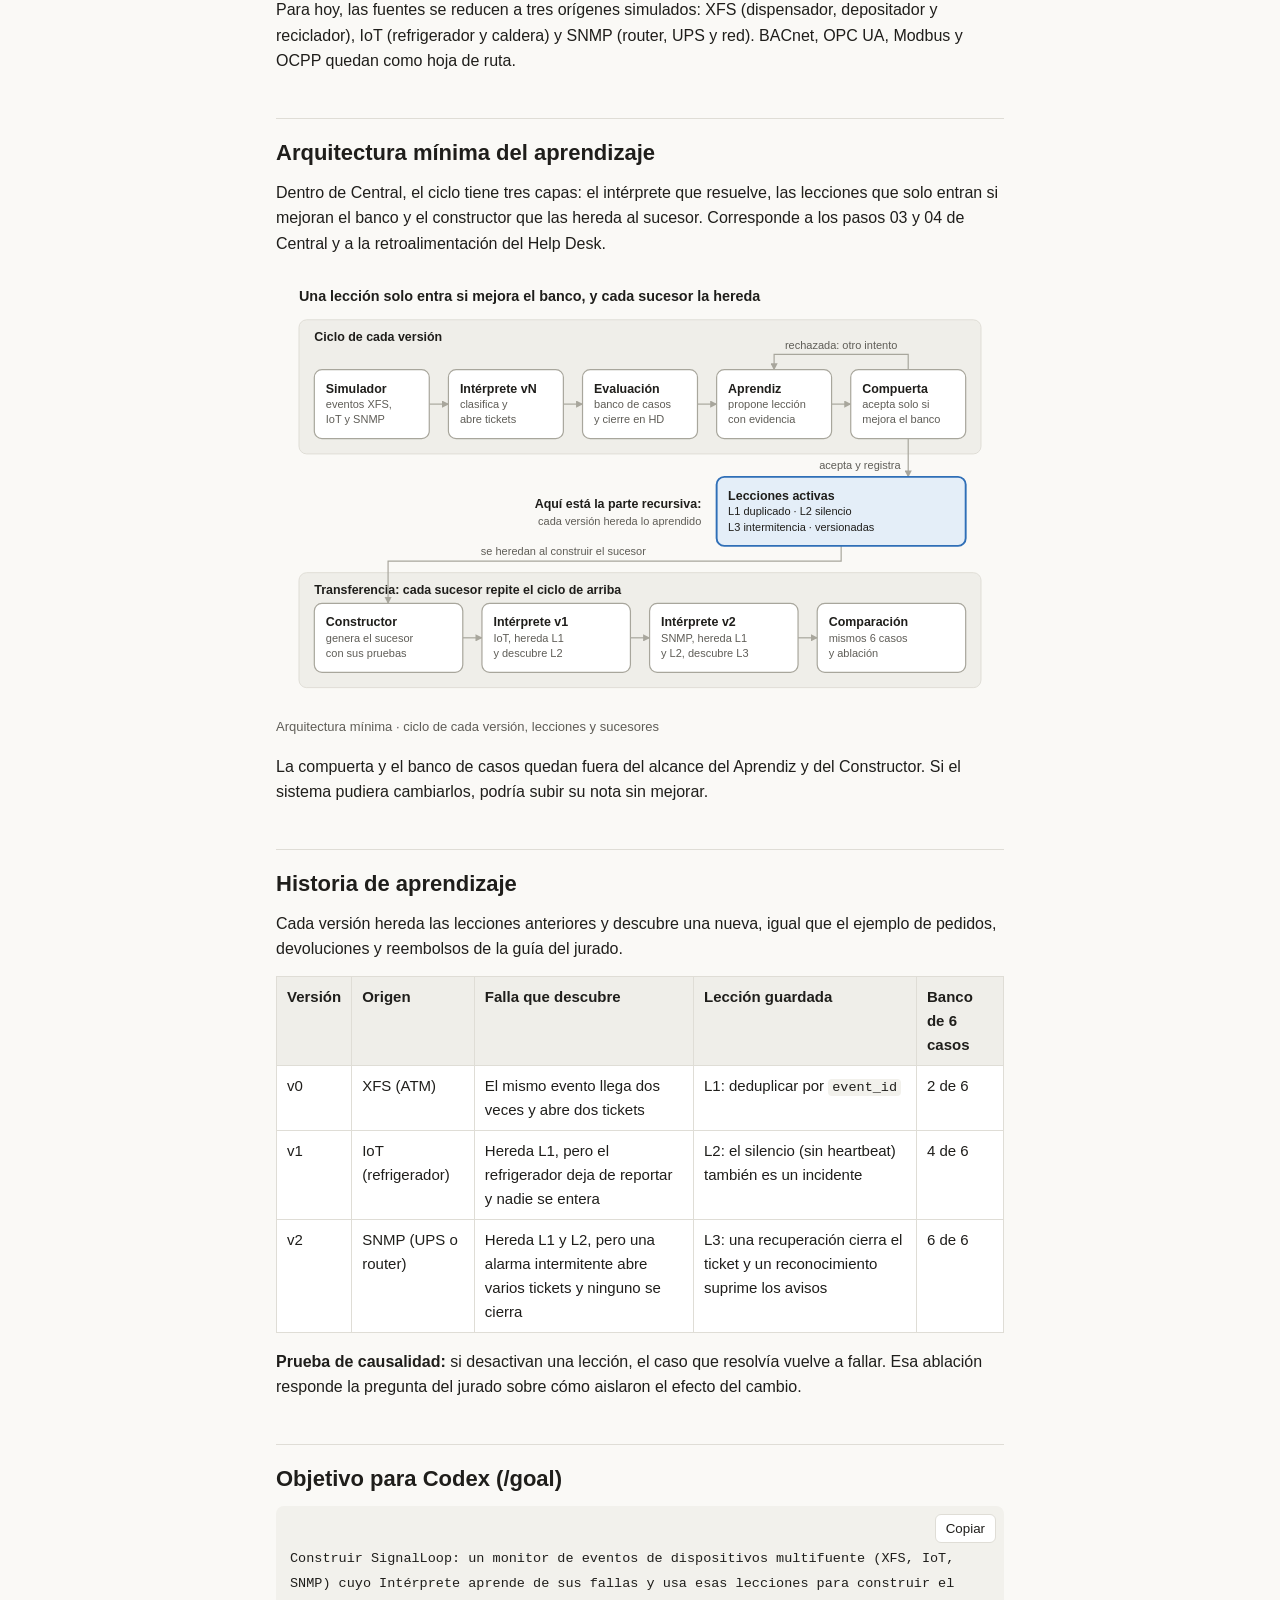
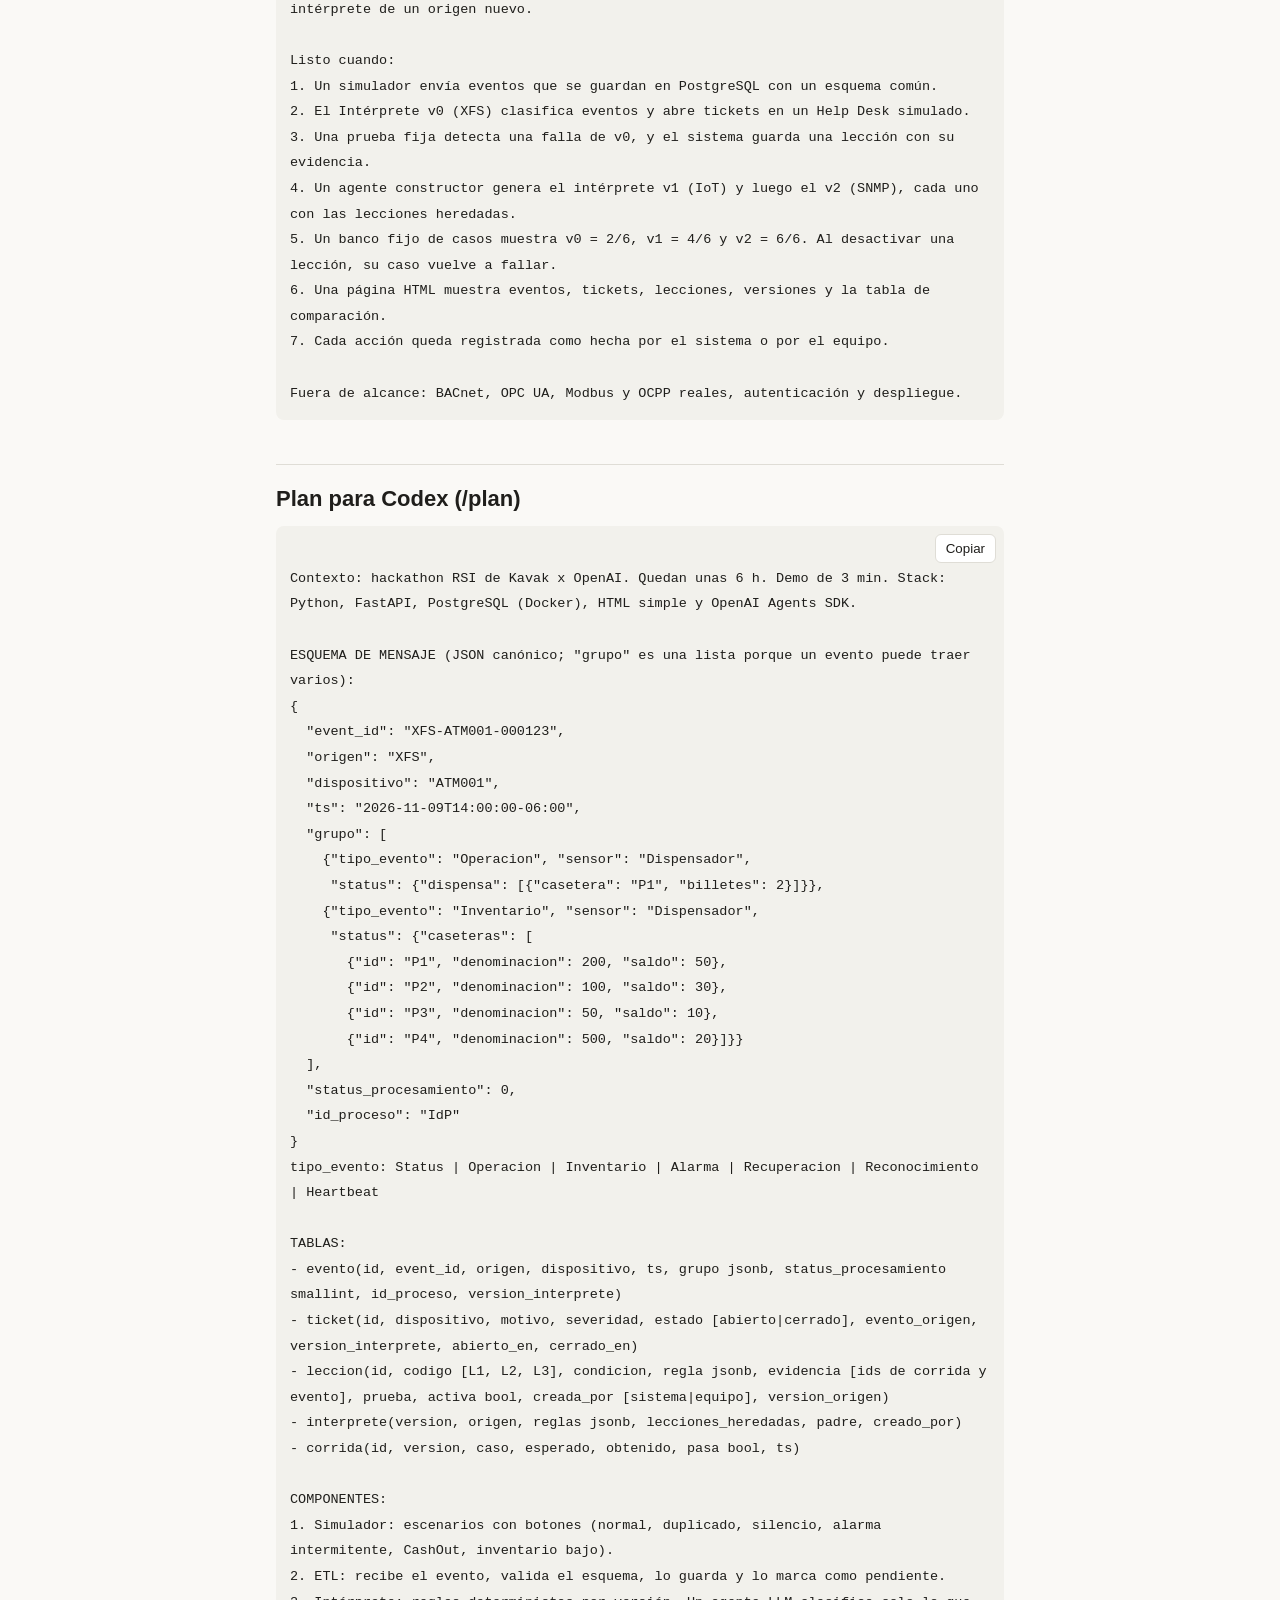
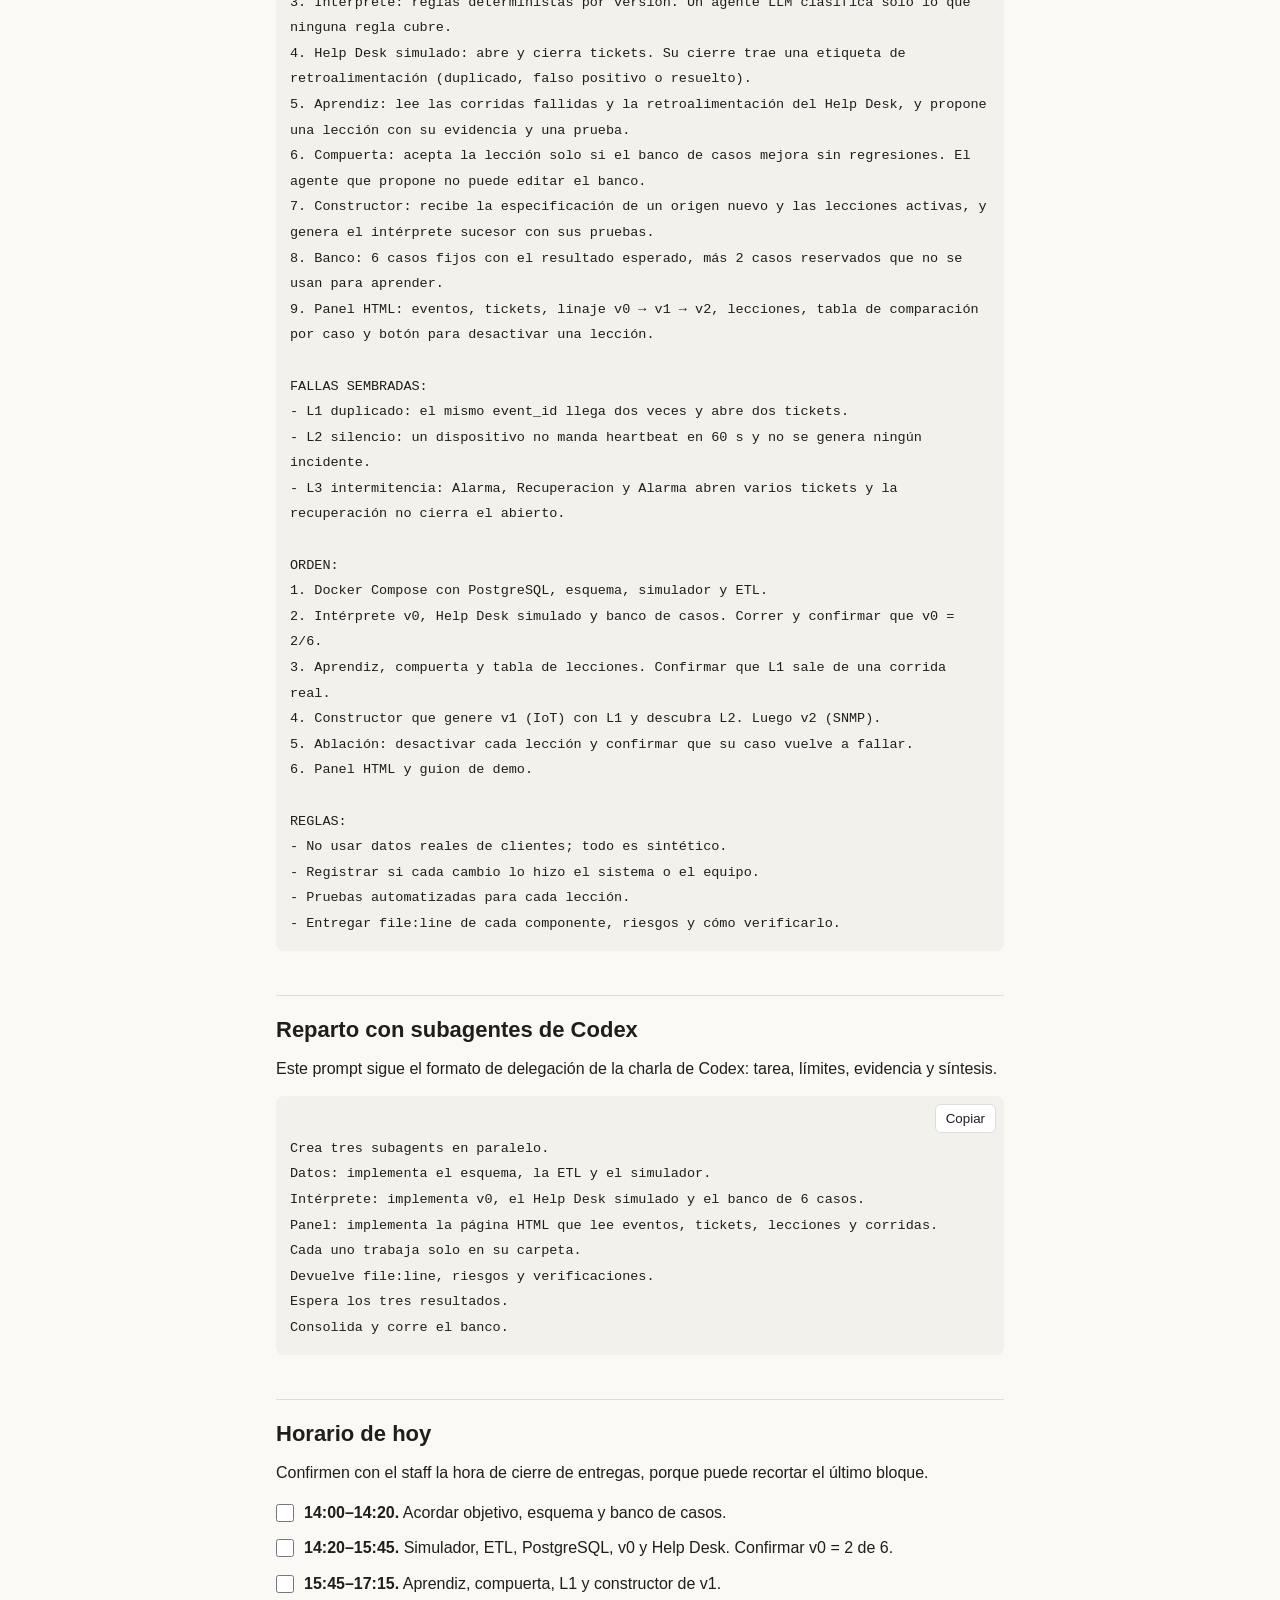
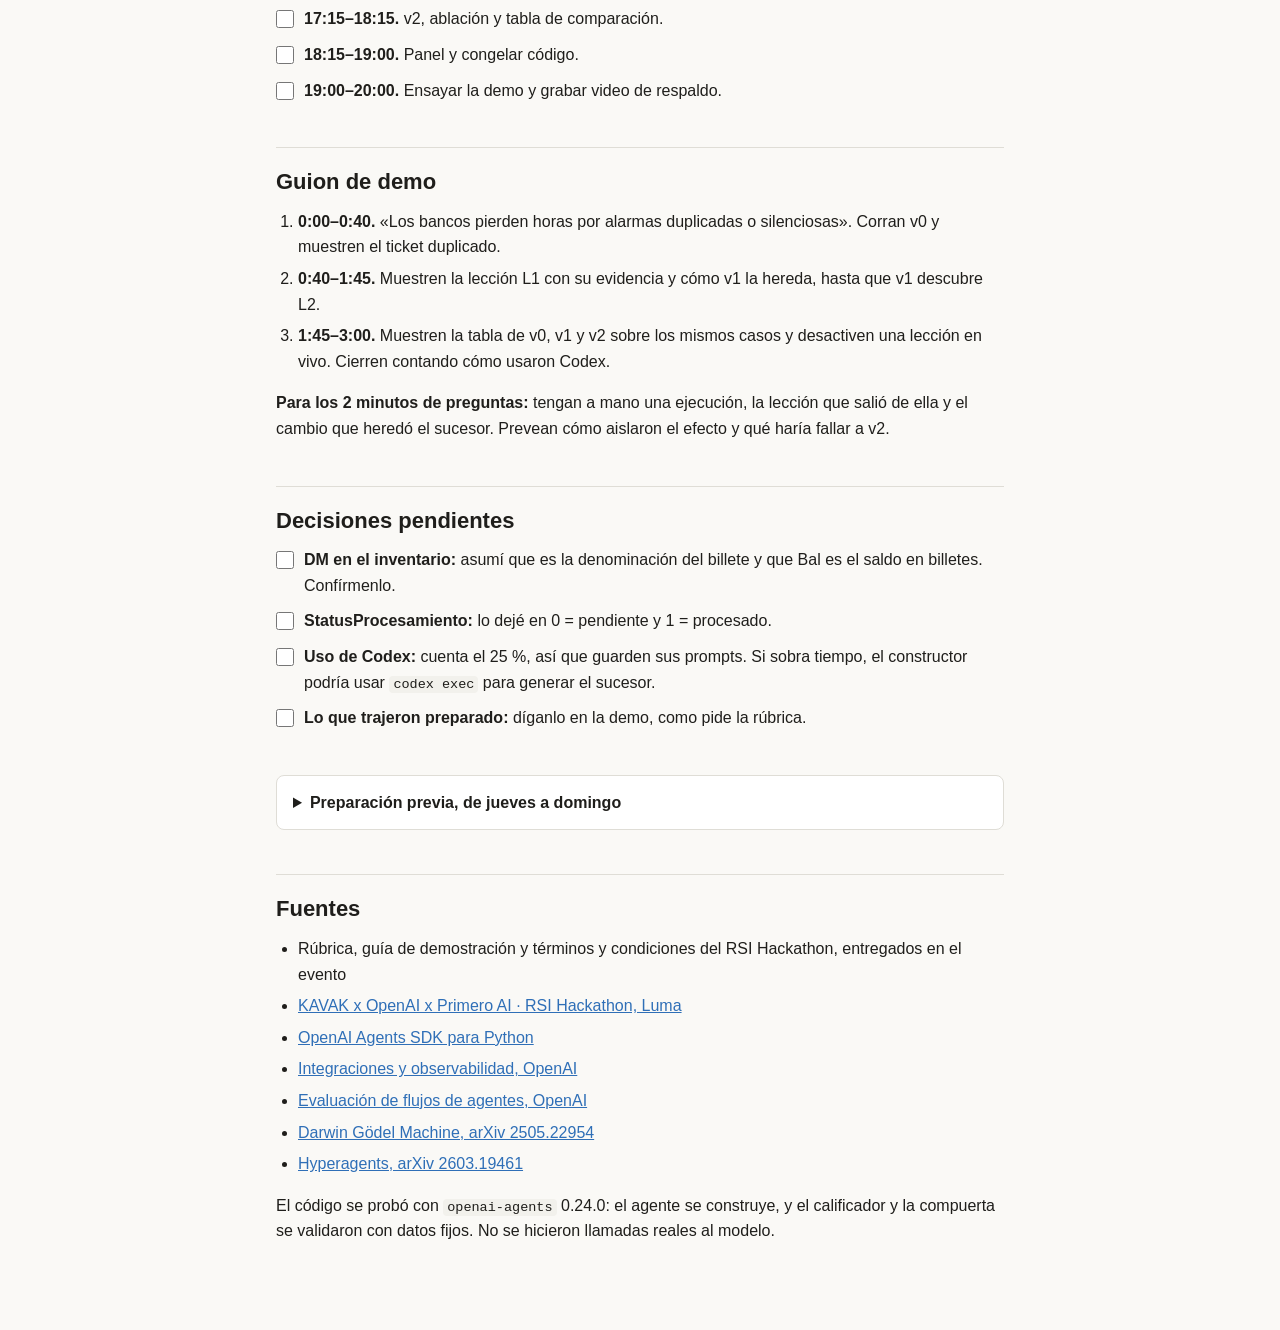
<file: Plan-RSI-HackathonMasterPrompt.html>
<!doctype html>
<html lang="es">
<head>
<meta charset="utf-8">
<meta name="viewport" content="width=device-width, initial-scale=1">
<title>SignalLoop Hackathon</title>
<style>
:root{color-scheme:light dark;--bg:#faf9f6;--surface:#fff;--ink:#1f1e1b;--quiet:#5f5d57;--rule:#dfddd6;--tint:#efeee9;--edge:#a8a69c;--accent:#2f6fb7;--accent-tint:#e4eef8;--code-bg:#f2f1ec}
@media (prefers-color-scheme:dark){:root{--bg:#191917;--surface:#22221f;--ink:#ecebe6;--quiet:#a9a79f;--rule:#3a3935;--tint:#2a2a27;--edge:#77756d;--accent:#7cb2ea;--accent-tint:#24384d;--code-bg:#2a2a27}}
*{box-sizing:border-box}
body{margin:0;background:var(--bg);color:var(--ink);font:16px/1.6 -apple-system,BlinkMacSystemFont,"Segoe UI",Roboto,Helvetica,Arial,sans-serif}
main{max-width:760px;margin:0 auto;padding:40px 16px 72px}
h1{font-size:32px;line-height:1.2;margin:0 0 8px;letter-spacing:-.01em}
h2{font-size:22px;line-height:1.3;margin:44px 0 12px;padding-top:20px;border-top:1px solid var(--rule)}
p{margin:0 0 14px}
a{color:var(--accent)}
.byline{color:var(--quiet);font-size:14px;margin-bottom:12px}
.progress{position:sticky;top:0;z-index:1;background:var(--bg);padding:10px 0;margin-bottom:8px;font-size:14px;color:var(--quiet);display:flex;align-items:center;gap:12px}
.bar{flex:1;height:6px;border-radius:3px;background:var(--tint);overflow:hidden}
.bar i{display:block;height:100%;width:0;background:var(--accent)}
.table-wrap{overflow-x:auto;margin:0 0 16px}
table{border-collapse:collapse;width:100%;font-size:15px;background:var(--surface)}
th,td{border:1px solid var(--rule);padding:8px 10px;text-align:left;vertical-align:top}
th{background:var(--tint);font-weight:600}
ul,ol{padding-left:22px;margin:0 0 16px}
li{margin-bottom:6px}
ul.tasks{list-style:none;padding:0}
ul.tasks li{margin-bottom:10px}
ul.tasks label{display:flex;gap:10px;align-items:flex-start;cursor:pointer}
ul.tasks input{width:18px;height:18px;margin:4px 0 0;flex:none;accent-color:var(--accent)}
ul.tasks input:checked + span{color:var(--quiet)}
code{font:13.5px/1.5 ui-monospace,SFMono-Regular,Menlo,Consolas,monospace;background:var(--code-bg);padding:1px 4px;border-radius:4px;overflow-wrap:anywhere}
pre{background:var(--code-bg);padding:14px;border-radius:8px;overflow-x:auto;margin:0 0 16px}
pre code{background:none;padding:0;overflow-wrap:normal}
figure{margin:0 0 16px}
figcaption{font-size:13px;color:var(--quiet);margin-top:6px}
svg{display:block;width:100%;height:auto}
svg text{font-family:inherit;fill:var(--ink)}
svg .q{fill:var(--quiet)}
svg .b{font-weight:600}
svg .s{font-size:11.5px}
svg .box{fill:var(--surface);stroke:var(--edge);stroke-width:1.25}
svg .main{fill:var(--accent-tint);stroke:var(--accent);stroke-width:2}
svg .zone{fill:var(--tint);stroke:var(--rule)}
svg .ln{fill:none;stroke:var(--edge);stroke-width:1.25}
svg marker path{fill:var(--edge)}
@media print{.progress{display:none}body{background:#fff}h2{break-after:avoid}pre,figure{break-inside:avoid}}
.lead{font-size:17px}
details.prep{margin:44px 0 0;border:1px solid var(--rule);border-radius:8px;padding:0 16px;background:var(--surface)}
details.prep summary{cursor:pointer;font-weight:600;padding:14px 0}
details.prep[open]{padding-bottom:8px}
details.prep h2:first-of-type{margin-top:8px}
.copyable{position:relative}
.copyable .copy{position:absolute;top:8px;right:8px;font:600 12px/1 inherit;font-family:inherit;padding:6px 10px;border-radius:6px;border:1px solid var(--rule);background:var(--surface);color:var(--ink);cursor:pointer}
.copyable pre{padding-top:40px;white-space:pre-wrap;overflow-wrap:anywhere}
@media print{details.prep{border:0;padding:0}.copy{display:none}}
</style>
</head>
<body>
<main>
<h1>SignalLoop: plan para el RSI Hackathon</h1>
<p class="byline">Actualizado el 9 de noviembre de 2026, 14:00 · Marcos</p>
<div class="progress"><span id="count">0</span><div class="bar"><i id="fill"></i></div></div>

<p class="lead">La meta de hoy es una demo de 3 minutos donde el Intérprete v0 falla, guarda una lección y construye un sucesor que la hereda. Los mismos casos de evaluación deben mostrar la mejora. Quedan unas 6 horas: el evento termina a las 20:00.</p>

<h2>Evento y rúbrica</h2>
<div class="table-wrap"><table>
<thead><tr><th>Tema</th><th>Lo que se sabe</th></tr></thead>
<tbody>
<tr><td>Horario</td><td>Lunes 9 de noviembre, de 10:00 a 20:00 (hora de Ciudad de México)</td></tr>
<tr><td>Sede</td><td>Capital Reforma, Av. Paseo de la Reforma 250, Juárez, Cuauhtémoc, 06600, CDMX</td></tr>
<tr><td>Formato</td><td>3 minutos de demostración y 2 minutos de preguntas</td></tr>
<tr><td>Reto</td><td>Un sistema de agentes que aprenda de sus ejecuciones y use lo aprendido para construir un sucesor funcional</td></tr>
<tr><td>Recursos</td><td>APIs de OpenAI durante el evento, y mentores de OpenAI y Kavak sin cita previa</td></tr>
<tr><td>Código previo</td><td>La rúbrica pide decir qué trajeron y qué construyeron durante el hackathon</td></tr>
</tbody></table></div>
<div class="table-wrap"><table>
<thead><tr><th>Criterio (25 % cada uno)</th><th>Qué deben mostrar</th></tr></thead>
<tbody>
<tr><td>Impacto</td><td>Quién se beneficia y una métrica con sentido. Comparar versión inicial y sucesora sobre los mismos casos, y de ser posible casos que el sistema no vio al aprender</td></tr>
<tr><td>Aplicación de Codex</td><td>Cómo usaron Codex en el proyecto</td></tr>
<tr><td>Uso creativo de habilidades</td><td>La señal que detectó la falla, cómo se guardó la lección y cómo se incorporó al sucesor. Si el sucesor vuelve a aprender, qué se acumuló</td></tr>
<tr><td>Demo y presentación</td><td>Secuencia clara entre falla, decisión del sistema y resultado de la siguiente versión. Distinguir acciones del sistema e intervenciones del equipo</td></tr>
</tbody></table></div>

<h2>Arquitectura SignalLoop</h2>
<figure>
<img src="[data-uri]" alt="Arquitectura de SignalLoop: cuatro fuentes (edificios, flotilla, red empresarial y ATM) alimentan a Central, que alerta al Help Desk y este ordena visitas a proveedores; el cierre de tickets retroalimenta el aprendizaje" style="width:100%;height:auto;border-radius:8px;border:1px solid var(--rule)">
<figcaption>Arquitectura de monitoreo multifuente · diseño del equipo</figcaption>
</figure>
<p>Para hoy, las fuentes se reducen a tres orígenes simulados: XFS (dispensador, depositador y reciclador), IoT (refrigerador y caldera) y SNMP (router, UPS y red). BACnet, OPC UA, Modbus y OCPP quedan como hoja de ruta.</p>

<h2>Arquitectura mínima del aprendizaje</h2>
<p>Dentro de Central, el ciclo tiene tres capas: el intérprete que resuelve, las lecciones que solo entran si mejoran el banco y el constructor que las hereda al sucesor. Corresponde a los pasos 03 y 04 de Central y a la retroalimentación del Help Desk.</p>
<figure>
<svg viewBox="0 0 760 460" role="img" aria-label="Una lección solo entra si mejora el banco, y cada sucesor la hereda" font-size="13">
<defs><marker id="a2" viewBox="0 0 10 10" refX="9" refY="5" markerWidth="6" markerHeight="6" orient="auto-start-reverse"><path d="M0 0L10 5L0 10z"/></marker></defs>
<text x="24" y="32" font-size="15" class="b">Una lección solo entra si mejora el banco, y cada sucesor la hereda</text>
<rect class="zone" x="24" y="52" width="712" height="140" rx="8"/>
<rect class="zone" x="24" y="316" width="712" height="120" rx="8"/>
<text x="40" y="74" class="b">Ciclo de cada versión</text>
<text x="40" y="338" class="b">Transferencia: cada sucesor repite el ciclo de arriba</text>
<path class="ln" d="M160 140H180" marker-end="url(#a2)"/><path class="ln" d="M300 140H320" marker-end="url(#a2)"/><path class="ln" d="M440 140H460" marker-end="url(#a2)"/><path class="ln" d="M580 140H600" marker-end="url(#a2)"/>
<path class="ln" d="M660 104V88H520V104" marker-end="url(#a2)"/>
<path class="ln" d="M660 176V216" marker-end="url(#a2)"/>
<path class="ln" d="M590 288V304H117V348" marker-end="url(#a2)"/>
<path class="ln" d="M195 384H215" marker-end="url(#a2)"/><path class="ln" d="M370 384H390" marker-end="url(#a2)"/><path class="ln" d="M545 384H565" marker-end="url(#a2)"/>
<rect class="box" x="40" y="104" width="120" height="72" rx="8"/><text x="52" y="128" class="b">Simulador</text><text x="52" y="144" class="s q">eventos XFS,</text><text x="52" y="160" class="s q">IoT y SNMP</text>
<rect class="box" x="180" y="104" width="120" height="72" rx="8"/><text x="192" y="128" class="b">Intérprete vN</text><text x="192" y="144" class="s q">clasifica y</text><text x="192" y="160" class="s q">abre tickets</text>
<rect class="box" x="320" y="104" width="120" height="72" rx="8"/><text x="332" y="128" class="b">Evaluación</text><text x="332" y="144" class="s q">banco de casos</text><text x="332" y="160" class="s q">y cierre en HD</text>
<rect class="box" x="460" y="104" width="120" height="72" rx="8"/><text x="472" y="128" class="b">Aprendiz</text><text x="472" y="144" class="s q">propone lección</text><text x="472" y="160" class="s q">con evidencia</text>
<rect class="box" x="600" y="104" width="120" height="72" rx="8"/><text x="612" y="128" class="b">Compuerta</text><text x="612" y="144" class="s q">acepta solo si</text><text x="612" y="160" class="s q">mejora el banco</text>
<text x="590" y="82" text-anchor="middle" class="s q">rechazada: otro intento</text>
<text x="652" y="208" text-anchor="end" class="s q">acepta y registra</text>
<rect class="main" x="460" y="216" width="260" height="72" rx="8"/><text x="472" y="240" class="b">Lecciones activas</text><text x="472" y="256" class="s">L1 duplicado · L2 silencio</text><text x="472" y="272" class="s">L3 intermitencia · versionadas</text>
<text x="444" y="248" text-anchor="end" class="b">Aquí está la parte recursiva:</text>
<text x="444" y="266" text-anchor="end" class="s q">cada versión hereda lo aprendido</text>
<text x="300" y="298" text-anchor="middle" class="s q">se heredan al construir el sucesor</text>
<rect class="box" x="40" y="348" width="155" height="72" rx="8"/><text x="52" y="372" class="b">Constructor</text><text x="52" y="388" class="s q">genera el sucesor</text><text x="52" y="404" class="s q">con sus pruebas</text>
<rect class="box" x="215" y="348" width="155" height="72" rx="8"/><text x="227" y="372" class="b">Intérprete v1</text><text x="227" y="388" class="s q">IoT, hereda L1</text><text x="227" y="404" class="s q">y descubre L2</text>
<rect class="box" x="390" y="348" width="155" height="72" rx="8"/><text x="402" y="372" class="b">Intérprete v2</text><text x="402" y="388" class="s q">SNMP, hereda L1</text><text x="402" y="404" class="s q">y L2, descubre L3</text>
<rect class="box" x="565" y="348" width="155" height="72" rx="8"/><text x="577" y="372" class="b">Comparación</text><text x="577" y="388" class="s q">mismos 6 casos</text><text x="577" y="404" class="s q">y ablación</text>
</svg>
<figcaption>Arquitectura mínima · ciclo de cada versión, lecciones y sucesores</figcaption>
</figure>
<p>La compuerta y el banco de casos quedan fuera del alcance del Aprendiz y del Constructor. Si el sistema pudiera cambiarlos, podría subir su nota sin mejorar.</p>

<h2>Historia de aprendizaje</h2>
<p>Cada versión hereda las lecciones anteriores y descubre una nueva, igual que el ejemplo de pedidos, devoluciones y reembolsos de la guía del jurado.</p>
<div class="table-wrap"><table>
<thead><tr><th>Versión</th><th>Origen</th><th>Falla que descubre</th><th>Lección guardada</th><th>Banco de 6 casos</th></tr></thead>
<tbody>
<tr><td>v0</td><td>XFS (ATM)</td><td>El mismo evento llega dos veces y abre dos tickets</td><td>L1: deduplicar por <code>event_id</code></td><td>2 de 6</td></tr>
<tr><td>v1</td><td>IoT (refrigerador)</td><td>Hereda L1, pero el refrigerador deja de reportar y nadie se entera</td><td>L2: el silencio (sin heartbeat) también es un incidente</td><td>4 de 6</td></tr>
<tr><td>v2</td><td>SNMP (UPS o router)</td><td>Hereda L1 y L2, pero una alarma intermitente abre varios tickets y ninguno se cierra</td><td>L3: una recuperación cierra el ticket y un reconocimiento suprime los avisos</td><td>6 de 6</td></tr>
</tbody></table></div>
<p><strong>Prueba de causalidad:</strong> si desactivan una lección, el caso que resolvía vuelve a fallar. Esa ablación responde la pregunta del jurado sobre cómo aislaron el efecto del cambio.</p>

<h2>Objetivo para Codex (/goal)</h2>
<div class="copyable"><button type="button" class="copy">Copiar</button>
<pre><code>Construir SignalLoop: un monitor de eventos de dispositivos multifuente (XFS, IoT, SNMP) cuyo Intérprete aprende de sus fallas y usa esas lecciones para construir el intérprete de un origen nuevo.

Listo cuando:
1. Un simulador envía eventos que se guardan en PostgreSQL con un esquema común.
2. El Intérprete v0 (XFS) clasifica eventos y abre tickets en un Help Desk simulado.
3. Una prueba fija detecta una falla de v0, y el sistema guarda una lección con su evidencia.
4. Un agente constructor genera el intérprete v1 (IoT) y luego el v2 (SNMP), cada uno con las lecciones heredadas.
5. Un banco fijo de casos muestra v0 = 2/6, v1 = 4/6 y v2 = 6/6. Al desactivar una lección, su caso vuelve a fallar.
6. Una página HTML muestra eventos, tickets, lecciones, versiones y la tabla de comparación.
7. Cada acción queda registrada como hecha por el sistema o por el equipo.

Fuera de alcance: BACnet, OPC UA, Modbus y OCPP reales, autenticación y despliegue.</code></pre></div>

<h2>Plan para Codex (/plan)</h2>
<div class="copyable"><button type="button" class="copy">Copiar</button>
<pre><code>Contexto: hackathon RSI de Kavak x OpenAI. Quedan unas 6 h. Demo de 3 min. Stack: Python, FastAPI, PostgreSQL (Docker), HTML simple y OpenAI Agents SDK.

ESQUEMA DE MENSAJE (JSON canónico; "grupo" es una lista porque un evento puede traer varios):
{
  "event_id": "XFS-ATM001-000123",
  "origen": "XFS",
  "dispositivo": "ATM001",
  "ts": "2026-11-09T14:00:00-06:00",
  "grupo": [
    {"tipo_evento": "Operacion", "sensor": "Dispensador",
     "status": {"dispensa": [{"casetera": "P1", "billetes": 2}]}},
    {"tipo_evento": "Inventario", "sensor": "Dispensador",
     "status": {"caseteras": [
       {"id": "P1", "denominacion": 200, "saldo": 50},
       {"id": "P2", "denominacion": 100, "saldo": 30},
       {"id": "P3", "denominacion": 50, "saldo": 10},
       {"id": "P4", "denominacion": 500, "saldo": 20}]}}
  ],
  "status_procesamiento": 0,
  "id_proceso": "IdP"
}
tipo_evento: Status | Operacion | Inventario | Alarma | Recuperacion | Reconocimiento | Heartbeat

TABLAS:
- evento(id, event_id, origen, dispositivo, ts, grupo jsonb, status_procesamiento smallint, id_proceso, version_interprete)
- ticket(id, dispositivo, motivo, severidad, estado [abierto|cerrado], evento_origen, version_interprete, abierto_en, cerrado_en)
- leccion(id, codigo [L1, L2, L3], condicion, regla jsonb, evidencia [ids de corrida y evento], prueba, activa bool, creada_por [sistema|equipo], version_origen)
- interprete(version, origen, reglas jsonb, lecciones_heredadas, padre, creado_por)
- corrida(id, version, caso, esperado, obtenido, pasa bool, ts)

COMPONENTES:
1. Simulador: escenarios con botones (normal, duplicado, silencio, alarma intermitente, CashOut, inventario bajo).
2. ETL: recibe el evento, valida el esquema, lo guarda y lo marca como pendiente.
3. Intérprete: reglas deterministas por versión. Un agente LLM clasifica solo lo que ninguna regla cubre.
4. Help Desk simulado: abre y cierra tickets. Su cierre trae una etiqueta de retroalimentación (duplicado, falso positivo o resuelto).
5. Aprendiz: lee las corridas fallidas y la retroalimentación del Help Desk, y propone una lección con su evidencia y una prueba.
6. Compuerta: acepta la lección solo si el banco de casos mejora sin regresiones. El agente que propone no puede editar el banco.
7. Constructor: recibe la especificación de un origen nuevo y las lecciones activas, y genera el intérprete sucesor con sus pruebas.
8. Banco: 6 casos fijos con el resultado esperado, más 2 casos reservados que no se usan para aprender.
9. Panel HTML: eventos, tickets, linaje v0 → v1 → v2, lecciones, tabla de comparación por caso y botón para desactivar una lección.

FALLAS SEMBRADAS:
- L1 duplicado: el mismo event_id llega dos veces y abre dos tickets.
- L2 silencio: un dispositivo no manda heartbeat en 60 s y no se genera ningún incidente.
- L3 intermitencia: Alarma, Recuperacion y Alarma abren varios tickets y la recuperación no cierra el abierto.

ORDEN:
1. Docker Compose con PostgreSQL, esquema, simulador y ETL.
2. Intérprete v0, Help Desk simulado y banco de casos. Correr y confirmar que v0 = 2/6.
3. Aprendiz, compuerta y tabla de lecciones. Confirmar que L1 sale de una corrida real.
4. Constructor que genere v1 (IoT) con L1 y descubra L2. Luego v2 (SNMP).
5. Ablación: desactivar cada lección y confirmar que su caso vuelve a fallar.
6. Panel HTML y guion de demo.

REGLAS:
- No usar datos reales de clientes; todo es sintético.
- Registrar si cada cambio lo hizo el sistema o el equipo.
- Pruebas automatizadas para cada lección.
- Entregar file:line de cada componente, riesgos y cómo verificarlo.</code></pre></div>

<h2>Reparto con subagentes de Codex</h2>
<p>Este prompt sigue el formato de delegación de la charla de Codex: tarea, límites, evidencia y síntesis.</p>
<div class="copyable"><button type="button" class="copy">Copiar</button>
<pre><code>Crea tres subagents en paralelo.
Datos: implementa el esquema, la ETL y el simulador.
Intérprete: implementa v0, el Help Desk simulado y el banco de 6 casos.
Panel: implementa la página HTML que lee eventos, tickets, lecciones y corridas.
Cada uno trabaja solo en su carpeta.
Devuelve file:line, riesgos y verificaciones.
Espera los tres resultados.
Consolida y corre el banco.</code></pre></div>

<h2>Horario de hoy</h2>
<p>Confirmen con el staff la hora de cierre de entregas, porque puede recortar el último bloque.</p>
<ul class="tasks">
<li data-k="d1"><strong>14:00–14:20.</strong> Acordar objetivo, esquema y banco de casos.</li>
<li data-k="d2"><strong>14:20–15:45.</strong> Simulador, ETL, PostgreSQL, v0 y Help Desk. Confirmar v0 = 2 de 6.</li>
<li data-k="d3"><strong>15:45–17:15.</strong> Aprendiz, compuerta, L1 y constructor de v1.</li>
<li data-k="d4"><strong>17:15–18:15.</strong> v2, ablación y tabla de comparación.</li>
<li data-k="d5"><strong>18:15–19:00.</strong> Panel y congelar código.</li>
<li data-k="d6"><strong>19:00–20:00.</strong> Ensayar la demo y grabar video de respaldo.</li>
</ul>

<h2>Guion de demo</h2>
<ol>
<li><strong>0:00–0:40.</strong> «Los bancos pierden horas por alarmas duplicadas o silenciosas». Corran v0 y muestren el ticket duplicado.</li>
<li><strong>0:40–1:45.</strong> Muestren la lección L1 con su evidencia y cómo v1 la hereda, hasta que v1 descubre L2.</li>
<li><strong>1:45–3:00.</strong> Muestren la tabla de v0, v1 y v2 sobre los mismos casos y desactiven una lección en vivo. Cierren contando cómo usaron Codex.</li>
</ol>
<p><strong>Para los 2 minutos de preguntas:</strong> tengan a mano una ejecución, la lección que salió de ella y el cambio que heredó el sucesor. Prevean cómo aislaron el efecto y qué haría fallar a v2.</p>

<h2>Decisiones pendientes</h2>
<ul class="tasks">
<li data-k="p1"><strong>DM en el inventario:</strong> asumí que es la denominación del billete y que Bal es el saldo en billetes. Confírmenlo.</li>
<li data-k="p2"><strong>StatusProcesamiento:</strong> lo dejé en 0 = pendiente y 1 = procesado.</li>
<li data-k="p3"><strong>Uso de Codex:</strong> cuenta el 25 %, así que guarden sus prompts. Si sobra tiempo, el constructor podría usar <code>codex exec</code> para generar el sucesor.</li>
<li data-k="p4"><strong>Lo que trajeron preparado:</strong> díganlo en la demo, como pide la rúbrica.</li>
</ul>

<details class="prep">
<summary>Preparación previa, de jueves a domingo</summary>

<h2>Qué debes llevar el lunes</h2>
<p>Llega con un ciclo mínimo que ya funcione: un agente se evalúa, aprende, cambia, se vuelve a medir y usa lo aprendido para generar otro sistema. Dominar la mecánica pesa más que llevar una idea brillante. Tu ventaja es la medición y un dominio que conoces: soporte bancario y cajeros.</p>
<p>El reto pide tres entregables, y cada uno se traduce en un artefacto concreto:</p>
<div class="table-wrap"><table>
<thead><tr><th>Lo que piden</th><th>Lo que mostrarás</th><th>Se construye</th></tr></thead>
<tbody>
<tr><td>Agentes sobre un problema concreto</td><td>Triage de tickets de soporte de cajeros con evaluación automática</td><td>Jueves y viernes</td></tr>
<tr><td>Evidencia de lo aprendido</td><td>Lecciones ligadas a ejecuciones, cambios aceptados y rechazados, y curva por generación</td><td>Viernes y sábado</td></tr>
<tr><td>Un sistema nuevo construido con ese aprendizaje</td><td>Un segundo sistema generado con y sin el playbook, comparado con el mismo presupuesto</td><td>Domingo</td></tr>
</tbody></table></div>
<p><strong>Supuestos de este plan:</strong></p>
<ul>
<li>Tienes unas 2.5 h el jueves, 3 h el viernes y 7 h el sábado y el domingo. Son unas 20 h en total.</li>
<li>Usas Python y el <a href="https://openai.github.io/openai-agents-python/">OpenAI Agents SDK</a>. La página no fija lenguaje ni herramientas. Si tu Python está oxidado, resérvate una hora extra.</li>
<li>La demo dura 3 minutos. Es una suposición mía, porque la página no da la duración: ajústala cuando la conozcas.</li>
</ul>

<h2>Arquitectura mínima</h2>
<p>Construye tres capas: el sistema que resuelve, el historial que aprende a mejorarlo y el constructor que reutiliza ese aprendizaje.</p>
<figure>
<svg viewBox="0 0 760 460" role="img" aria-label="Cada cambio se mide antes de entrar, y el historial guía el siguiente" font-size="13">
<defs><marker id="a" viewBox="0 0 10 10" refX="9" refY="5" markerWidth="6" markerHeight="6" orient="auto-start-reverse"><path d="M0 0L10 5L0 10z"/></marker></defs>
<text x="24" y="32" font-size="15" class="b">Cada cambio se mide antes de entrar, y el historial guía el siguiente</text>
<rect class="zone" x="24" y="52" width="712" height="140" rx="8"/>
<rect class="zone" x="24" y="316" width="712" height="120" rx="8"/>
<text x="40" y="74" class="b">Sistema A: tickets de cajeros</text>
<text x="132" y="338" class="b">Transferencia: lo aprendido construye otro sistema</text>
<g class="ln">
<path class="ln" d="M160 140H180" marker-end="url(#a)"/><path class="ln" d="M300 140H320" marker-end="url(#a)"/><path class="ln" d="M440 140H460" marker-end="url(#a)"/><path class="ln" d="M580 140H600" marker-end="url(#a)"/>
<path class="ln" d="M660 104V88H100V104" marker-end="url(#a)"/><path class="ln" d="M660 176V216" marker-end="url(#a)"/><path class="ln" d="M520 216V176" marker-end="url(#a)"/><path class="ln" d="M590 288V304H117V348" marker-end="url(#a)"/>
<path class="ln" d="M195 384H215" marker-end="url(#a)"/><path class="ln" d="M370 384H390" marker-end="url(#a)"/><path class="ln" d="M545 384H565" marker-end="url(#a)"/>
</g>
<rect class="box" x="40" y="104" width="120" height="72" rx="8"/><text x="52" y="128" class="b">Agente</text><text x="52" y="144" class="s q">resuelve</text><text x="52" y="160" class="s q">tickets</text>
<rect class="box" x="180" y="104" width="120" height="72" rx="8"/><text x="192" y="128" class="b">Evaluación</text><text x="192" y="144" class="s q">califica cada</text><text x="192" y="160" class="s q">caso</text>
<rect class="box" x="320" y="104" width="120" height="72" rx="8"/><text x="332" y="128" class="b">Lecciones</text><text x="332" y="144" class="s q">fallos con</text><text x="332" y="160" class="s q">evidencia</text>
<rect class="box" x="460" y="104" width="120" height="72" rx="8"/><text x="472" y="128" class="b">Mutador</text><text x="472" y="144" class="s q">propone un</text><text x="472" y="160" class="s q">solo cambio</text>
<rect class="box" x="600" y="104" width="120" height="72" rx="8"/><text x="612" y="128" class="b">Compuerta</text><text x="612" y="144" class="s q">acepta o</text><text x="612" y="160" class="s q">revierte</text>
<text x="440" y="82" text-anchor="middle" class="s q">cambio aceptado: nueva generación</text>
<text x="652" y="208" text-anchor="end" class="s q">registra resultados</text>
<text x="512" y="208" text-anchor="end" class="s q">guía el tipo de cambio</text>
<rect class="main" x="460" y="216" width="260" height="72" rx="8"/><text x="472" y="240" class="b">Historial de mejora</text><text x="472" y="256" class="s">por tipo de cambio: intentos,</text><text x="472" y="272" class="s">aceptaciones, ganancia y costo</text>
<text x="444" y="248" text-anchor="end" class="b">Aquí está la parte recursiva:</text>
<text x="444" y="266" text-anchor="end" class="s q">el sistema aprende cómo mejorarse</text>
<text x="300" y="298" text-anchor="middle" class="s q">se destila, junto con las lecciones</text>
<rect class="box" x="40" y="348" width="155" height="72" rx="8"/><text x="52" y="372" class="b">Playbook</text><text x="52" y="388" class="s q">reglas transferibles</text><text x="52" y="404" class="s q">con evidencia</text>
<rect class="box" x="215" y="348" width="155" height="72" rx="8"/><text x="227" y="372" class="b">Constructor</text><text x="227" y="388" class="s q">genera configuración</text><text x="227" y="404" class="s q">y herramientas</text>
<rect class="box" x="390" y="348" width="155" height="72" rx="8"/><text x="402" y="372" class="b">Sistema B</text><text x="402" y="388" class="s q">se mejora con el</text><text x="402" y="404" class="s q">mismo ciclo</text>
<rect class="box" x="565" y="348" width="155" height="72" rx="8"/><text x="577" y="372" class="b">Comparación</text><text x="577" y="388" class="s q">con playbook y sin él</text><text x="577" y="404" class="s q">mismo presupuesto</text>
</svg>
<figcaption>Arquitectura mínima · sistema A, capa de mejora y sistema B</figcaption>
</figure>
<p>La compuerta y los calificadores quedan fuera del alcance del mutador. Si el sistema pudiera cambiarlos, podría subir su nota sin mejorar.</p>

<h2>Jueves: línea base medible (2.5 h)</h2>
<p>Hoy terminas cuando un agente resuelve tickets y un script le pone calificación. Sin esa medición, ningún aprendizaje posterior se puede demostrar.</p>
<p><strong>Lee (20 min):</strong> la guía de inicio del <a href="https://openai.github.io/openai-agents-python">Agents SDK</a> y el <a href="https://developers.openai.com/api/docs/guides/agent-evals">flujo de evaluación de agentes</a>.</p>
<ul class="tasks">
<li><strong>Ejercicio 1. Entorno (30 min).</strong> Crea un proyecto con <code>openai-agents</code> en versión fija, carga tu API key desde <code>.env</code> y pon un límite de gasto. Listo cuando un agente responde y ves su ejecución en el <a href="https://platform.openai.com/traces">panel de trazas</a>.</li>
<li><strong>Ejercicio 2. Dataset (45 min).</strong> Genera 60 tickets sintéticos de cajeros con categoría y severidad, y revísalos a mano. Divídelos en 30 de entrenamiento, 15 de validación y 15 de prueba final. No uses datos de clientes.</li>
<li><strong>Ejercicio 3. Agente y calificador (35 min).</strong> Implementa el código de abajo con salida estructurada. Un P1 clasificado como menor vale cero, porque es el error caro en operación real.</li>
<li><strong>Ejercicio 4. Línea base (20 min).</strong> Corre validación tres veces y guarda calificación por caso, media, variación y costo en <code>baseline.json</code>. Esa variación te dice cuánto ruido hay antes de creer en una mejora.</li>
</ul>
<pre><code>from typing import Literal
from pydantic import BaseModel
from agents import Agent, Runner

class Triage(BaseModel):
    categoria: Literal["hardware", "red", "software", "conciliacion", "fraude"]
    severidad: Literal["P1", "P2", "P3"]
    siguiente_paso: str

def build_agent(cfg: dict) -&gt; Agent:
    return Agent(name="triage", instructions=cfg["instructions"],
                 model=cfg["model"], output_type=Triage)

def score(pred: Triage, gold: dict) -&gt; float:
    s = 0.5 * (pred.categoria == gold["categoria"]) + 0.5 * (pred.severidad == gold["severidad"])
    if gold["severidad"] == "P1" and pred.severidad != "P1":
        s = 0.0
    return s

async def run_case(agent: Agent, case: dict) -&gt; float:
    result = await Runner.run(agent, case["ticket"], max_turns=5)
    return score(result.final_output, case["gold"])</code></pre>

<h2>Viernes: coordinación y memoria de experiencia (3 h)</h2>
<p>Hoy terminas cuando el sistema convierte ejecuciones pasadas en lecciones reutilizables, cada una con evidencia. Esto ya es la mitad de lo que piden demostrar.</p>
<p><strong>Lee (20 min):</strong> <a href="https://openai.github.io/openai-agents-python/multi_agent/">orquestación multiagente</a>, <a href="https://openai.github.io/openai-agents-python/tools/">herramientas</a> y <a href="https://openai.github.io/openai-agents-python/tracing/">trazas</a>.</p>
<ul class="tasks">
<li><strong>Ejercicio 5. Herramientas (35 min).</strong> Agrega <code>buscar_codigo_error</code> y <code>buscar_runbook</code> sobre archivos sintéticos locales. Listo cuando la traza muestra que el agente las usa en un ticket que las necesita.</li>
<li><strong>Ejercicio 6. Dos estrategias (40 min).</strong> Implementa un gestor con especialistas como herramientas y otra versión con handoffs. Compáralas en validación por calificación, costo y tiempo, y quédate con una por evidencia.</li>
<li><strong>Ejercicio 7. Bitácora (25 min).</strong> Escribe una línea JSONL por caso: <code>run_id</code>, versión de configuración, <code>trace_id</code>, herramientas usadas, respuesta, calificación, tokens y error. Esta es tu materia prima, y la traza sirve para investigar cada caso.</li>
<li><strong>Ejercicio 8. Agente reflector (35 min).</strong> Dale los fallos de entrenamiento y pide lecciones estructuradas: <code>condicion</code>, <code>accion</code>, <code>run_ids_evidencia</code>, <code>confianza</code>. Rechaza por código cualquier lección sin <code>run_id</code> real.</li>
<li><strong>Ejercicio 9. Primer antes y después (25 min).</strong> Inyecta las lecciones aceptadas en el agente y mide en validación. Guarda también el resultado si empeora: un cambio rechazado es evidencia de que el sistema discrimina.</li>
</ul>
<p><strong>Punto clave:</strong> las <a href="https://openai.github.io/openai-agents-python/sessions/">Sessions</a> conservan contexto de trabajo dentro del agente. Las lecciones entre ejecuciones son otra cosa: guárdalas en tu propio almacén, versionadas y con su evidencia.</p>

<h2>Sábado: el ciclo que se mejora (7 h)</h2>
<p>Hoy terminas cuando el sistema corre 5 generaciones solo, con registro de lo aceptado y lo rechazado, y usa ese historial para decidir su siguiente intento. Ese último paso separa RSI de un simple ajuste de prompts.</p>
<p><strong>Lee (40 min):</strong> el resumen y el ciclo de <a href="https://arxiv.org/pdf/2505.22954">Darwin Gödel Machine</a>, y el resumen de <a href="https://arxiv.org/abs/2603.19461">Hyperagents</a>. Fíjate en tres ideas: archivo de variantes, evaluación empírica y mejoras al propio proceso de mejora.</p>
<ul class="tasks">
<li><strong>Ejercicio 10. Configuración como genoma (45 min).</strong> Saca a <code>config.json</code> las instrucciones, herramientas, estrategia y modelo. Cada generación es un archivo inmutable con <code>padre</code>, <code>cambio</code> y <code>motivo</code>.</li>
<li><strong>Ejercicio 11. Agente mutador (60 min).</strong> Recibe la configuración, las lecciones y la bitácora, y propone un solo cambio tipificado: <code>prompt</code>, <code>herramienta</code>, <code>estrategia</code> o <code>lecciones</code>. Un cambio por vez permite atribuir el efecto.</li>
<li><strong>Ejercicio 12. Compuerta (45 min).</strong> Implementa el código de abajo y agrega un tope de costo. Prueba cuatro casos con datos fijos: mejora clara, mejora de un solo ticket, cambio neutro y regresión. Solo el primero debe pasar.</li>
<li><strong>Ejercicio 13. Bucle (60 min).</strong> Une reflector, mutador, evaluación, compuerta y reversión. Agrega tope de generaciones, de gasto y de tiempo. Listo cuando corre 5 generaciones sin que intervengas.</li>
<li><strong>Ejercicio 14. Herramientas creadas por el sistema (60 min).</strong> Permite que el mutador proponga una función de Python con pruebas. Ejecútala en contenedor sin red, sin secretos y con tiempo límite. Si sus pruebas fallan, no se registra.</li>
<li><strong>Ejercicio 15. Mejorar el mejorador (60 min).</strong> Registra por tipo de cambio: intentos, aceptaciones, ganancia media y costo. Usa esa tabla para elegir el siguiente tipo de cambio y compara contra una elección al azar, con el mismo presupuesto.</li>
<li><strong>Ejercicio 16. Corrida larga (30 min, más espera).</strong> Corre 10 generaciones mientras haces otra cosa. Revisa si las lecciones son específicas o si el mutador se está sobreajustando a validación.</li>
</ul>
<pre><code>import random
from statistics import mean

def accept(base: list[float], cand: list[float], margin=0.0, n=2000, seed=7):
    """Compara por caso: base[i] y cand[i] son el mismo caso de validación."""
    diffs = [c - b for b, c in zip(base, cand, strict=True)]
    rng = random.Random(seed)
    boots = sorted(mean(rng.choices(diffs, k=len(diffs))) for _ in range(n))
    low = boots[int(0.05 * n)]  # límite inferior del IC de 90 %
    return low &gt; margin, mean(diffs), low</code></pre>
<p>Con 15 casos esta compuerta es solo una regla práctica y no prueba estadística sólida. Usa el promedio de las tres repeticiones por caso. Al usar validación en cada generación, esta se contamina; por eso la prueba final queda intacta hasta el domingo.</p>

<h2>Domingo: transferencia y demo (7 h)</h2>
<p>Hoy terminas cuando puedes mostrar que el segundo sistema sale mejor o más barato gracias a lo aprendido en el primero. Si no mejora, muestra ese resultado y explica por qué no se transfirió.</p>
<ul class="tasks">
<li><strong>Ejercicio 17. Prueba final del sistema A (30 min).</strong> Corre la generación inicial y la mejor sobre los 15 casos de prueba. Es tu número más honesto, así que no ajustes nada después de verlo.</li>
<li><strong>Ejercicio 18. Playbook (60 min).</strong> Destila lecciones y cambios aceptados en reglas generales con evidencia. Separa lo específico de tickets de lo transferible, como «primero define un calificador» o «qué tipo de cambio rindió más».</li>
<li><strong>Ejercicio 19. Agente constructor (90 min).</strong> Recibe la especificación de un problema y genera configuración, herramientas y calificador de un sistema nuevo. El mismo flujo debe poder correr con playbook o sin él.</li>
<li><strong>Ejercicio 20. Problema B (45 min).</strong> Prepara un problema vecino: causa raíz a partir de logs sintéticos de cajero. Usa 30 casos con respuesta conocida, y escribe tú el calificador de control para que el sistema no se ponga su propia nota.</li>
<li><strong>Ejercicio 21. Experimento (60 min, más espera).</strong> Construye B con playbook y sin él, con igual presupuesto y al menos 3 semillas. Compara calificación inicial, calificación final, generaciones y costo para llegar a una meta fijada de antemano.</li>
<li><strong>Ejercicio 22. Panel de evidencia (45 min).</strong> Muestra la curva por generación, el linaje de cambios, tres lecciones con su antes y después, un cambio rechazado y la comparación de B.</li>
<li><strong>Ejercicio 23. Demo (60 min).</strong> Prepara 3 minutos: problema, ciclo en vivo con una generación corta, evidencia y sistema nuevo. Graba un respaldo por si fallan la red o la API.</li>
<li><strong>Ejercicio 24. Plantilla limpia (30 min).</strong> Clona en una carpeta nueva, sigue tu README y corre todo. Revisa que no queden claves en el repositorio y deja lista una versión sin dominio por si te asignan otro problema.</li>
</ul>

<h2>Lunes y plan de recorte</h2>
<p>El lunes no agregues funciones antes de empezar: llega con la mecánica dominada y aprovecha para preguntar lo que falte.</p>
<ul class="tasks">
<li>Confirma el horario, los modelos permitidos y si habrá créditos de API.</li>
<li>Lleva cargador, video de respaldo y tu API key en un <code>.env</code> fuera del repositorio. Lleva la plantilla clonada solo si se permite código preexistente.</li>
<li>Pregunta cómo se evaluarán los proyectos y ajusta la demo a eso.</li>
<li data-k="ev5">Planea tu llegada a Capital Reforma, Paseo de la Reforma 250, con margen para registrarte.</li>
</ul>
<p><strong>Si te falta tiempo, recorta en este orden:</strong></p>
<ol>
<li>Ejercicio 14: herramientas creadas por el sistema. Deja solo cambios de prompt, lecciones y estrategia.</li>
<li>Ejercicio 6: la segunda estrategia. Quédate con una sola.</li>
<li>Ejercicio 22: el panel. Sustitúyelo por un CSV y una gráfica simple.</li>
<li>Las semillas del ejercicio 21: baja a una y dilo abiertamente.</li>
</ol>
<p>No recortes los ejercicios 4, 12, 15, 19 y 21. Sin ellos no hay medición, mejora del proceso ni sistema nuevo con evidencia.</p>
<p><strong>Errores que te restarían credibilidad:</strong></p>
<ul>
<li>Decir que el sistema aprende porque guarda memoria, sin una medición de antes y después.</li>
<li>Dejar que el mismo agente cambie el sistema y escriba el calificador que lo juzga.</li>
<li>Mostrar una sola corrida favorable, sin ruido, prueba final ni cambios rechazados.</li>
<li>Ejecutar código generado con tus credenciales o sin aislamiento. El <a href="https://arxiv.org/pdf/2505.22954">DGM</a> también usa entornos aislados, límites de tiempo y revisión humana.</li>
</ul>

</details>

<h2>Fuentes</h2>
<ul>
<li>Rúbrica, guía de demostración y términos y condiciones del RSI Hackathon, entregados en el evento</li>
<li><a href="https://luma.com/6ejxfvva">KAVAK x OpenAI x Primero AI · RSI Hackathon, Luma</a></li>
<li><a href="https://openai.github.io/openai-agents-python">OpenAI Agents SDK para Python</a></li>
<li><a href="https://developers.openai.com/api/docs/guides/agents/integrations-observability.md">Integraciones y observabilidad, OpenAI</a></li>
<li><a href="https://developers.openai.com/api/docs/guides/agent-evals">Evaluación de flujos de agentes, OpenAI</a></li>
<li><a href="https://arxiv.org/pdf/2505.22954">Darwin Gödel Machine, arXiv 2505.22954</a></li>
<li><a href="https://arxiv.org/abs/2603.19461">Hyperagents, arXiv 2603.19461</a></li>
</ul>
<p>El código se probó con <code>openai-agents</code> 0.24.0: el agente se construye, y el calificador y la compuerta se validaron con datos fijos. No se hicieron llamadas reales al modelo.</p>
</main>
<script>
(function () {
  var KEY = 'plan-rsi-hackathon-tareas';
  var saved = {};
  try { saved = JSON.parse(localStorage.getItem(KEY)) || {}; } catch (e) {}
  var items = document.querySelectorAll('ul.tasks li');
  var boxes = [];
  var legacy = 0;
  items.forEach(function (li) {
    var i = li.dataset.k || legacy++;
    var label = document.createElement('label');
    var box = document.createElement('input');
    var span = document.createElement('span');
    box.type = 'checkbox';
    box.checked = !!saved[i];
    while (li.firstChild) span.appendChild(li.firstChild);
    label.appendChild(box);
    label.appendChild(span);
    li.appendChild(label);
    boxes.push(box);
    box.addEventListener('change', function () {
      saved[i] = box.checked;
      try { localStorage.setItem(KEY, JSON.stringify(saved)); } catch (e) {}
      update();
    });
  });
  function update() {
    var done = boxes.filter(function (b) { return b.checked; }).length;
    document.getElementById('count').textContent = done + ' de ' + boxes.length;
    document.getElementById('fill').style.width = (100 * done / boxes.length) + '%';
  }
  update();
  document.querySelectorAll('.copy').forEach(function (btn) {
    btn.addEventListener('click', function () {
      var code = btn.parentNode.querySelector('code');
      var done = function () { btn.textContent = 'Copiado'; setTimeout(function () { btn.textContent = 'Copiar'; }, 1500); };
      var fallback = function () {
        var r = document.createRange(); r.selectNodeContents(code);
        var sel = getSelection(); sel.removeAllRanges(); sel.addRange(r);
        try { document.execCommand('copy'); done(); } catch (e) { btn.textContent = 'Selecciona y copia'; }
      };
      if (navigator.clipboard && navigator.clipboard.writeText) {
        navigator.clipboard.writeText(code.textContent).then(done, fallback);
      } else { fallback(); }
    });
  });
})();
</script>
</body>
</html>
</file>
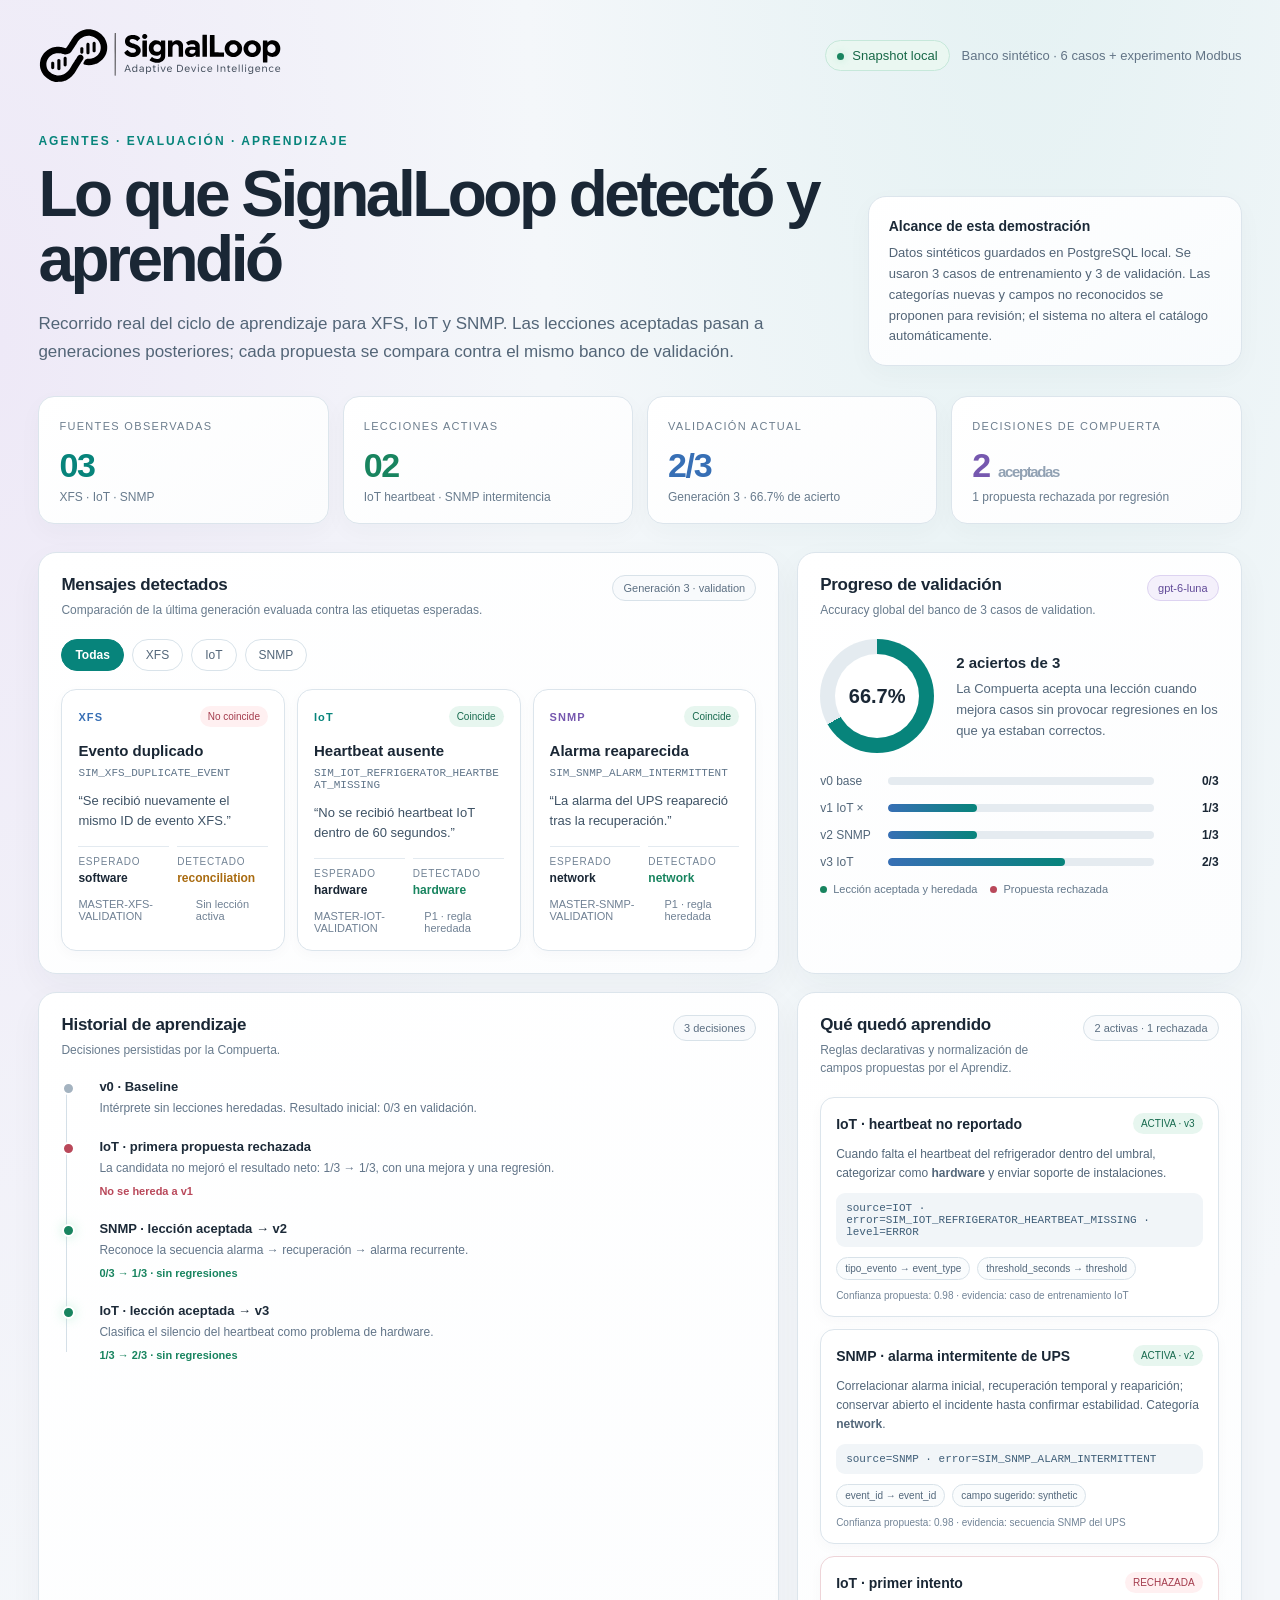
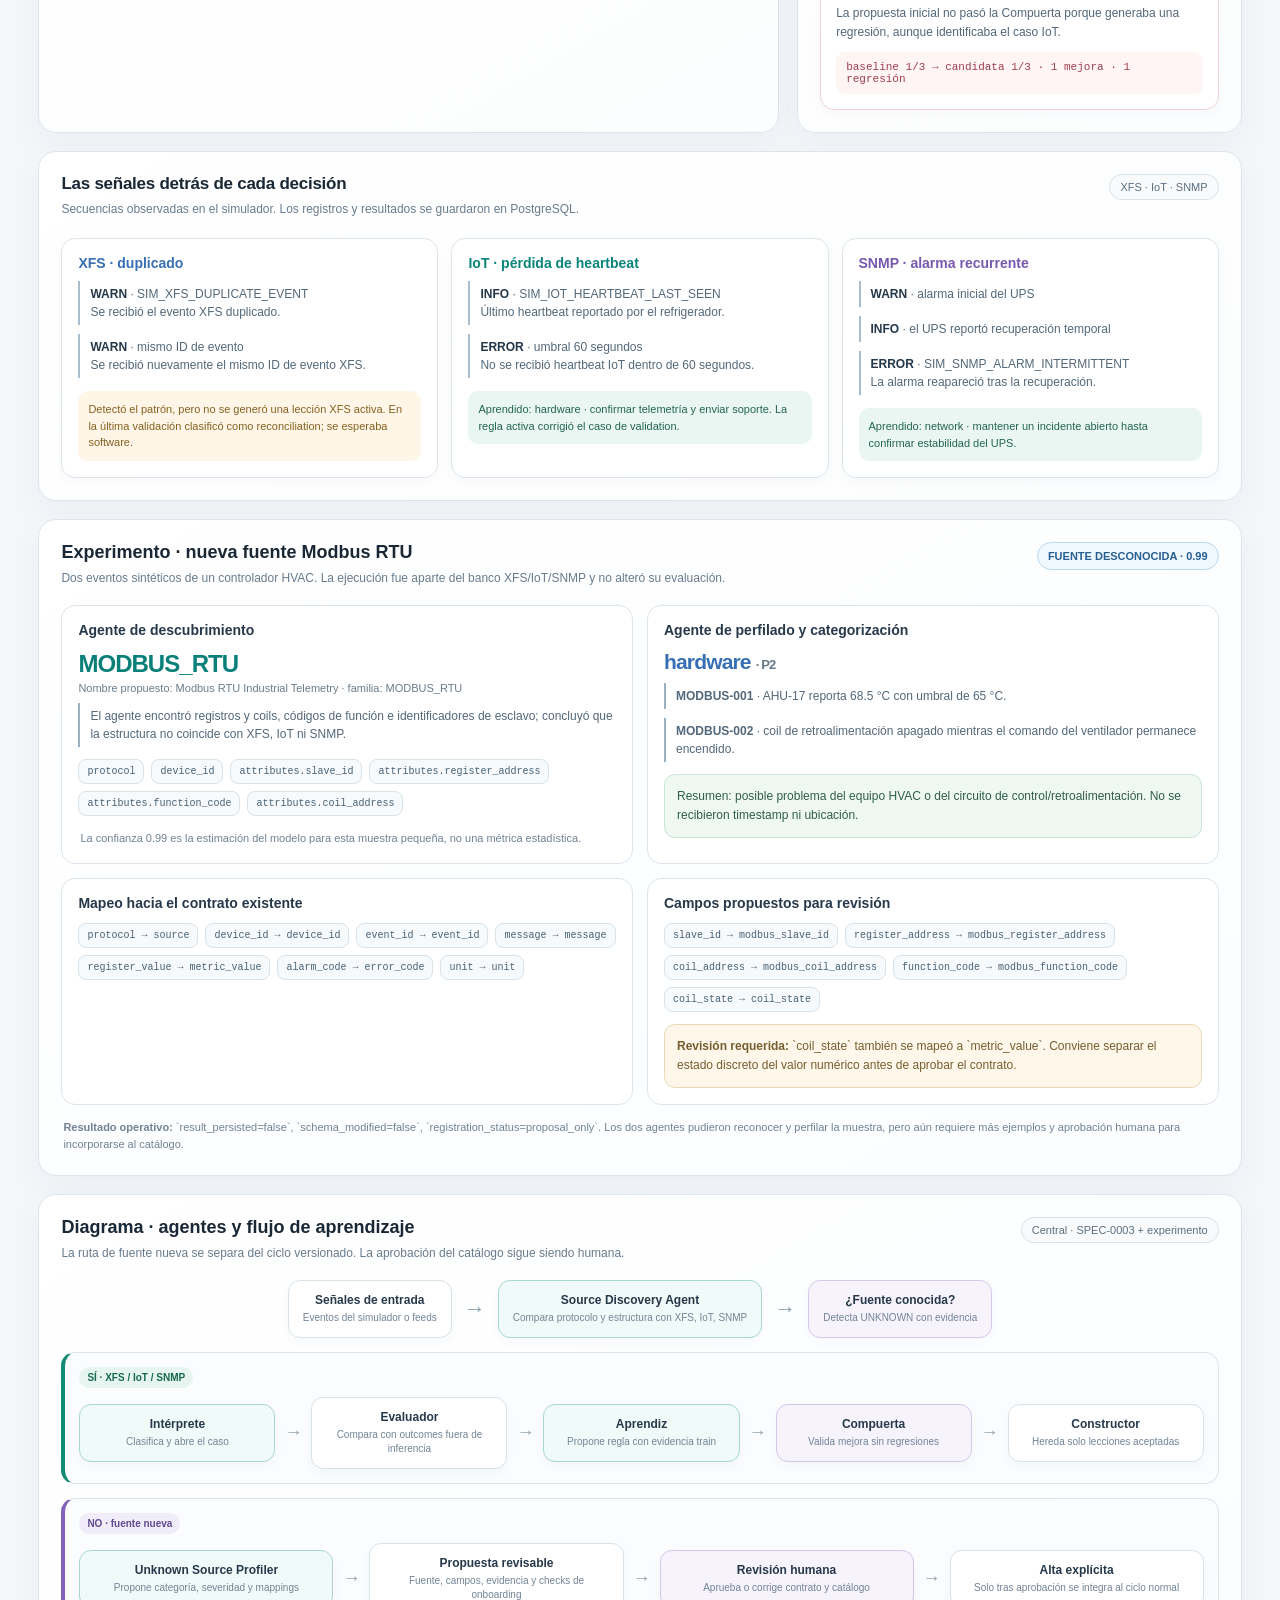
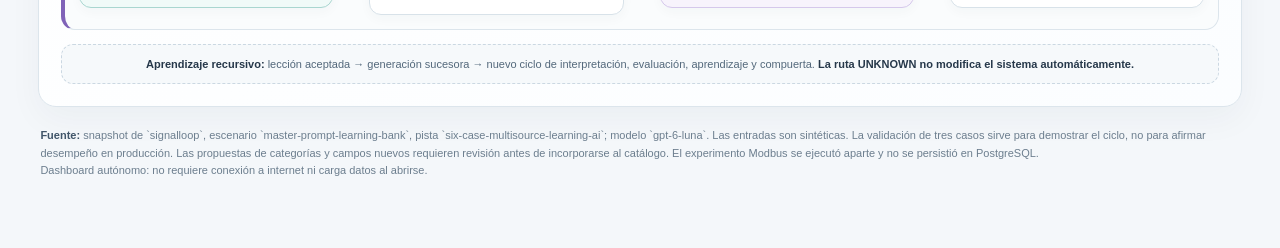
<file: SignalLoop · Aprendizaje de agentes · Claro.html>
<!DOCTYPE html>
<!-- saved from url=(0103)file:///Users/danielchay/Desktop/SignalLoop%20%C2%B7%20Aprendizaje%20de%20agentes%20%C2%B7%20Claro.html -->
<html lang="es"><head><meta http-equiv="Content-Type" content="text/html; charset=UTF-8">

<meta name="viewport" content="width=device-width,initial-scale=1">
<meta name="theme-color" content="#f5f8fa">
<title>SignalLoop · Aprendizaje de agentes · Claro</title>
<style>
:root{color-scheme:dark;--bg:#0b1018;--panel:#111a25;--panel2:#151f2c;--line:#233142;--text:#edf4fb;--muted:#94a5b8;--cyan:#50d6c4;--blue:#75aaff;--violet:#b19aff;--green:#67d7a3;--amber:#ffca73;--red:#ff8292;--radius:18px;font-family:Inter,-apple-system,BlinkMacSystemFont,"Segoe UI",sans-serif}
*{box-sizing:border-box}body{margin:0;background:radial-gradient(ellipse at 80% -10%,#172f3c 0,transparent 35%),radial-gradient(ellipse at 0 10%,#211d3d 0,transparent 30%),var(--bg);color:var(--text);min-height:100vh}button,select{font:inherit}button{color:inherit}.shell{max-width:1440px;margin:0 auto;padding:28px clamp(16px,3vw,42px) 60px}.topbar{display:flex;align-items:center;justify-content:space-between;gap:18px;margin-bottom:50px}.brand{display:flex;align-items:center;gap:12px;font-weight:750;letter-spacing:.02em}.brand-mark{width:40px;height:40px;border:1px solid #3a5d71;border-radius:13px;display:grid;place-items:center;color:var(--cyan);background:#102a34;font-size:22px}.brand small{display:block;color:var(--muted);font-weight:500;font-size:11px;letter-spacing:.16em;text-transform:uppercase;margin-top:3px}.topright{display:flex;align-items:center;gap:12px;color:var(--muted);font-size:13px}.live{border:1px solid #285d50;border-radius:99px;color:#9ce6c9;background:#10251f;padding:7px 11px}.live:before{content:"";display:inline-block;width:7px;height:7px;border-radius:50%;background:var(--green);margin-right:8px;box-shadow:0 0 12px #67d7a3}.hero{display:grid;grid-template-columns:minmax(0,1.5fr) minmax(250px,.7fr);gap:28px;align-items:end;margin-bottom:30px}.eyebrow{color:var(--cyan);font-size:12px;letter-spacing:.17em;text-transform:uppercase;font-weight:700}.hero h1{font-size:clamp(34px,5vw,64px);letter-spacing:-.055em;line-height:1.02;margin:14px 0 18px;max-width:850px}.hero p{color:#aab8c8;font-size:17px;line-height:1.65;max-width:760px;margin:0}.hero-note{border:1px solid var(--line);background:linear-gradient(145deg,#15232c,#131827);border-radius:var(--radius);padding:18px 20px;color:#b8c5d2;font-size:13px;line-height:1.6}.hero-note strong{color:var(--text);display:block;font-size:14px;margin-bottom:6px}.stats{display:grid;grid-template-columns:repeat(4,1fr);gap:14px;margin:28px 0}.stat{background:linear-gradient(145deg,#131d29,#101720);border:1px solid var(--line);border-radius:16px;padding:19px 20px;min-height:128px}.stat label{font-size:11px;letter-spacing:.12em;text-transform:uppercase;color:var(--muted)}.stat .value{font-size:34px;font-weight:720;letter-spacing:-.04em;margin-top:12px}.stat .sub{font-size:12px;color:var(--muted);margin-top:5px}.cyan{color:var(--cyan)}.blue{color:var(--blue)}.green{color:var(--green)}.violet{color:var(--violet)}.layout{display:grid;grid-template-columns:minmax(0,1.25fr) minmax(310px,.75fr);gap:18px}.card{background:linear-gradient(150deg,rgba(20,30,42,.96),rgba(15,22,32,.96));border:1px solid var(--line);border-radius:var(--radius);padding:22px;box-shadow:0 15px 50px #0002}.card-head{display:flex;align-items:flex-start;justify-content:space-between;gap:16px;margin-bottom:20px}.card h2{font-size:17px;margin:0;letter-spacing:-.015em}.card .hint{color:var(--muted);font-size:12px;margin-top:6px;line-height:1.5}.chip{border:1px solid #334253;border-radius:99px;padding:6px 10px;color:#b4c2d1;font-size:11px;white-space:nowrap}.source-switch{display:flex;gap:8px;flex-wrap:wrap;margin-bottom:18px}.source-switch button{border:1px solid #2a3949;background:#111a25;border-radius:99px;padding:8px 13px;color:#a9b8c8;cursor:pointer;font-size:12px}.source-switch button.active{color:#071914;background:var(--cyan);border-color:var(--cyan);font-weight:700}.case-grid{display:grid;grid-template-columns:repeat(3,1fr);gap:12px}.case{border:1px solid #2a3949;background:#111923;border-radius:15px;padding:16px;min-height:220px}.case.filtered-out{display:none}.case-top{display:flex;align-items:center;justify-content:space-between;gap:8px;margin-bottom:15px}.source-label{font-size:11px;letter-spacing:.1em;font-weight:800}.tag{font-size:10px;border-radius:99px;padding:5px 8px;background:#202e3e;color:#c1d2e2}.tag.pass{background:#102b24;color:#83e2b6}.tag.miss{background:#34232a;color:#ffabb6}.case h3{font-size:15px;margin:0 0 8px}.case .code{font:11px ui-monospace,SFMono-Regular,monospace;color:#9baec2;word-break:break-word}.message{color:#d0dae5;font-size:13px;line-height:1.5;margin:12px 0 16px}.compare{display:grid;grid-template-columns:1fr 1fr;gap:8px}.compare div{border-top:1px solid #2a3745;padding-top:9px}.compare small{display:block;color:var(--muted);font-size:10px;text-transform:uppercase;letter-spacing:.08em}.compare b{display:block;font-size:12px;margin-top:4px}.case-foot{display:flex;align-items:center;justify-content:space-between;color:var(--muted);font-size:11px;margin-top:13px}.score-panel{display:flex;align-items:center;gap:22px}.donut{--pct:66.7%;width:114px;height:114px;border-radius:50%;background:conic-gradient(var(--cyan) var(--pct),#263341 0);display:grid;place-items:center;flex:none}.donut:before{content:"";position:absolute;width:84px;height:84px;border-radius:50%;background:#111a25}.donut span{position:relative;font-size:20px;font-weight:750}.score-desc{font-size:13px;line-height:1.6;color:#b0becd}.score-desc strong{display:block;color:var(--text);font-size:15px;margin-bottom:4px}.bar-list{display:grid;gap:13px;margin-top:21px}.bar-row{display:grid;grid-template-columns:58px 1fr 55px;gap:10px;align-items:center;font-size:12px}.bar-track{height:8px;border-radius:99px;background:#273342;overflow:hidden}.bar-fill{height:100%;border-radius:inherit;background:linear-gradient(90deg,var(--blue),var(--cyan))}.bar-row span:first-child{color:#bdc9d6}.bar-row b{text-align:right}.timeline{display:grid;gap:0;position:relative;padding-left:20px}.timeline:before{content:"";position:absolute;left:5px;top:9px;bottom:11px;width:1px;background:#354659}.event{position:relative;padding:0 0 22px 18px}.event:last-child{padding-bottom:0}.event:before{content:"";position:absolute;left:-19px;top:3px;width:9px;height:9px;border-radius:50%;background:#647689;border:2px solid #16202b}.event.accepted:before{background:var(--green);box-shadow:0 0 12px #67d7a355}.event.rejected:before{background:var(--red)}.event h3{margin:0;font-size:13px}.event p{margin:5px 0 0;color:var(--muted);font-size:12px;line-height:1.5}.event .result{display:inline-block;margin-top:8px;font-size:11px;font-weight:700}.active-lessons{display:grid;gap:12px}.lesson{border:1px solid #2d3b4c;background:#111a24;border-radius:14px;padding:15px}.lesson-top{display:flex;justify-content:space-between;align-items:center;gap:10px}.lesson h3{margin:0;font-size:14px}.lesson p{color:#b4c1cf;font-size:12px;line-height:1.55;margin:11px 0}.lesson .rule{font:11px ui-monospace,monospace;color:#a9c5dc;background:#0d141d;padding:9px 10px;border-radius:9px;word-break:break-word}.lesson .mapping{display:flex;gap:7px;flex-wrap:wrap;margin-top:10px}.mapping span{font-size:10px;border:1px solid #324357;border-radius:99px;padding:5px 8px;color:#b8c7d5}.lesson.reject{border-color:#52313a}.lesson.reject .rule{color:#efadb6}.lesson .meta{font-size:10px;color:#8394a7;margin-top:10px}.full{grid-column:1/-1}.source-detail{display:grid;grid-template-columns:repeat(3,1fr);gap:13px}.detail{border:1px solid #2a3949;background:#101821;border-radius:14px;padding:16px}.detail h3{margin:0 0 10px;font-size:14px}.detail .signal{border-left:2px solid #42566b;padding:4px 0 4px 10px;margin:9px 0;color:#bdc9d5;font-size:12px;line-height:1.5}.detail .signal strong{color:#e3edf5;font-weight:600}.detail .learned{margin-top:13px;padding:10px;border-radius:10px;background:#101e1d;color:#a9d9c7;font-size:11px;line-height:1.5}.detail .pending{background:#241f18;color:#e5c797}.legend{display:flex;gap:13px;flex-wrap:wrap;color:var(--muted);font-size:11px;margin-top:14px}.legend span:before{content:"";display:inline-block;width:7px;height:7px;border-radius:50%;background:var(--green);margin-right:6px}.legend span:last-child:before{background:var(--red)}.footer{margin:20px 2px 0;color:#8392a3;font-size:11px;line-height:1.6}.footer strong{color:#b7c3d0}.model-badge{color:#d5caff;border-color:#5b4b82;background:#211d34}.hidden{display:none!important}
@media(max-width:1050px){.layout{grid-template-columns:1fr}.hero{grid-template-columns:1fr}.hero-note{max-width:700px}.stats{grid-template-columns:repeat(2,1fr)}}@media(max-width:680px){.shell{padding-top:17px}.topbar{margin-bottom:32px}.topright .stamp{display:none}.stats{gap:9px}.stat{min-height:110px;padding:15px}.stat .value{font-size:28px}.case-grid,.source-detail{grid-template-columns:1fr}.case{min-height:unset}.card{padding:17px}.score-panel{align-items:flex-start}.donut{width:94px;height:94px}.donut:before{width:68px;height:68px}.hero h1{font-size:38px}}
:root{color-scheme:light;--bg:#f4f7fa;--panel:#fff;--panel2:#f8fafc;--line:#dce5ec;--text:#1a2735;--muted:#66798b;--cyan:#07847b;--blue:#376fb5;--violet:#7658af;--green:#18845f;--amber:#a96b10;--red:#b9485a}
body{background:radial-gradient(ellipse at 80% -10%,#e3f1f2 0,transparent 35%),radial-gradient(ellipse at 0 10%,#eee9f7 0,transparent 30%),var(--bg);color:var(--text)}
.brand-mark{display:none}.brand{gap:0}.brand-logo{display:block;width:244px;height:auto;max-height:58px;object-fit:contain;object-position:left center}
.topright{color:#627486}.live{border-color:#c6e8da;color:#176847;background:#eaf7f1}.live:before{box-shadow:0 0 8px #67d7a355}
.hero p{color:#536577}.hero-note{border-color:var(--line);background:linear-gradient(145deg,#fff,#f8fbfd);color:#526476;box-shadow:0 8px 26px #18344c08}.hero-note strong{color:#1b2937}
.stat{background:linear-gradient(145deg,#fff,#fbfcfd);border-color:var(--line);box-shadow:0 8px 24px #18344c08}.stat label{color:#6d7e8e}.stat .sub{color:#687b8d}
.card{background:linear-gradient(150deg,#fff,#fcfdfe);border-color:var(--line);box-shadow:0 12px 34px #17324a0b}.card .hint{color:#687b8d}.chip{border-color:#d8e2e9;color:#5c6f82;background:#f8fafc}
.source-switch button{border-color:#d9e3ea;background:#fff;color:#536679}.source-switch button.active{color:#fff;background:#07847b;border-color:#07847b}
.case{border-color:#dce5ec;background:#fff;box-shadow:0 4px 14px #17324a07}.tag{background:#edf2f6;color:#4e6275}.tag.pass{background:#e7f6ef;color:#176a4e}.tag.miss{background:#fff0f1;color:#a43c4d}.case .code{color:#60758a}.message{color:#3e5265}.compare div{border-color:#e3eaf0}.compare small{color:#728395}.case-foot{color:#708194}
.donut{background:conic-gradient(var(--cyan) var(--pct),#e4ebf0 0)}.donut:before{background:#fff}.score-desc{color:#54687b}.score-desc strong{color:#1b2937}.bar-track{background:#e5ebf0}.bar-row span:first-child{color:#53677a}
.timeline:before{background:#d4dfe7}.event:before{background:#a4b3c0;border-color:#fff}.event h3{color:#1c2a38}.event p{color:#627589}
.lesson{border-color:#dce5ec;background:#fff;box-shadow:0 4px 14px #17324a07}.lesson p{color:#53677a}.lesson .rule{color:#3f5e78;background:#f1f5f8}.mapping span{border-color:#d8e2e9;color:#52677b;background:#fafcfd}.lesson.reject{border-color:#eed4d8}.lesson.reject .rule{color:#9f3e4d;background:#fff5f5}.lesson .meta{color:#728497}
.detail{border-color:#dce5ec;background:#fff;box-shadow:0 4px 14px #17324a07}.detail .signal{border-left-color:#a9bdcc;color:#53687a}.detail .signal strong{color:#25384a}.detail .learned{background:#eaf6f1;color:#24664f}.detail .pending{background:#fff6e8;color:#86601f}
.legend{color:#64788b}.legend span:before{box-shadow:none}.footer{color:#6c7e8e}.footer strong{color:#405569}
.model-badge{color:#614a98;border-color:#ddd3f1;background:#f4f0fb}

/* Experimental unknown-source and agent-flow additions */
.experimental-card{background:linear-gradient(150deg,#fff,#fbfdff);border:1px solid #dce5ec;border-radius:18px;padding:22px;box-shadow:0 12px 34px #17324a0b}
.experimental-top{display:flex;align-items:flex-start;justify-content:space-between;gap:16px;margin-bottom:18px}.experimental-top h2{margin:0;font-size:18px}.experimental-kicker{margin-top:6px;color:#687b8d;font-size:12px;line-height:1.5}.exp-status{border:1px solid #b8d8f0;background:#eff7ff;border-radius:99px;color:#275f92;padding:7px 10px;font-size:11px;font-weight:700;white-space:nowrap}
.exp-grid{display:grid;grid-template-columns:1fr 1fr;gap:14px}.exp-panel{border:1px solid #dce5ec;border-radius:14px;background:#fff;padding:16px}.exp-panel h3{margin:0 0 12px;font-size:14px;color:#26384a}.exp-source{font-size:24px;letter-spacing:-.04em;font-weight:780;color:#087f79}.exp-metric{font-size:11px;color:#6b7c8c;margin-top:4px}.exp-fields{display:flex;flex-wrap:wrap;gap:7px;margin-top:12px}.exp-fields span{font:10px ui-monospace,monospace;border:1px solid #d8e2e9;background:#f7fafc;border-radius:8px;padding:6px 8px;color:#476075}.exp-signal{border-left:2px solid #9ab1c3;padding:4px 0 4px 10px;margin:9px 0;color:#53687a;font-size:12px;line-height:1.5}.exp-learn{border:1px solid #c9e4d7;background:#eff8f3;color:#315e4b;padding:12px;border-radius:11px;font-size:12px;line-height:1.55;margin-top:12px}.exp-review{border-color:#ead9b7;background:#fff8ea;color:#755d30}.exp-note{color:#718294;font-size:11px;line-height:1.55;margin:14px 2px 0}
.agent-diagram{display:grid;gap:14px}.flow-intake{display:flex;align-items:center;justify-content:center;gap:12px;flex-wrap:wrap}.flow-node{border:1px solid #d8e2e9;background:#fff;border-radius:12px;padding:12px 14px;min-width:145px;text-align:center;color:#26384a;box-shadow:0 4px 12px #17324a08}.flow-node strong{display:block;font-size:12px}.flow-node small{display:block;color:#728496;font-size:10px;margin-top:4px;line-height:1.4}.flow-node.agent{border-color:#a9d6d0;background:#f0faf8}.flow-node.decision{border-color:#d5c8eb;background:#f7f3fc}.flow-arrow{font-size:22px;color:#8da0b0}.flow-branch-title{font-size:11px;font-weight:800;letter-spacing:.1em;text-transform:uppercase;margin:2px 0 8px;color:#65788b}.flow-route{border:1px solid #dce5ec;border-radius:14px;background:#fafcfd;padding:14px}.flow-route.known{border-left:4px solid #148b75}.flow-route.unknown{border-left:4px solid #8063b8}.route-nodes{display:flex;align-items:center;justify-content:flex-start;gap:9px;flex-wrap:wrap}.route-nodes .flow-node{flex:1 1 130px}.route-arrow{color:#91a1af;font-size:18px}.route-label{display:inline-block;border-radius:99px;padding:5px 8px;font-size:10px;font-weight:750;margin-bottom:9px}.route-label.known{background:#e6f5ef;color:#17694d}.route-label.unknown{background:#f1ecfa;color:#604a91}.flow-foot{border:1px dashed #cbd8e2;background:#f6f9fb;border-radius:12px;text-align:center;padding:11px;color:#53687b;font-size:11px;line-height:1.5}.flow-foot b{color:#26384a}
@media(max-width:700px){.exp-grid{grid-template-columns:1fr}.experimental-card{padding:17px}.flow-intake{flex-direction:column}.flow-arrow{transform:rotate(90deg)}.route-nodes{align-items:stretch}.route-nodes .flow-node{flex-basis:100%}.route-arrow{align-self:center;transform:rotate(90deg)}}

</style>
</head>
<body>
<main class="shell">
  <header class="topbar">
    <div class="brand"><img class="brand-logo" src="[data-uri]" alt="SignalLoop · Adaptive Device Intelligence"></div>
    <div class="topright"><span class="live">Snapshot local</span><span class="stamp">Banco sintético · 6 casos + experimento Modbus</span></div>
  </header>

  <section class="hero">
    <div><div class="eyebrow">Agentes · evaluación · aprendizaje</div><h1>Lo que SignalLoop detectó y aprendió</h1><p>Recorrido real del ciclo de aprendizaje para XFS, IoT y SNMP. Las lecciones aceptadas pasan a generaciones posteriores; cada propuesta se compara contra el mismo banco de validación.</p></div>
    <aside class="hero-note"><strong>Alcance de esta demostración</strong>Datos sintéticos guardados en PostgreSQL local. Se usaron 3 casos de entrenamiento y 3 de validación. Las categorías nuevas y campos no reconocidos se proponen para revisión; el sistema no altera el catálogo automáticamente.</aside>
  </section>

  <section class="stats" aria-label="Indicadores principales">
    <article class="stat"><label>Fuentes observadas</label><div class="value cyan">03</div><div class="sub">XFS · IoT · SNMP</div></article>
    <article class="stat"><label>Lecciones activas</label><div class="value green">02</div><div class="sub">IoT heartbeat · SNMP intermitencia</div></article>
    <article class="stat"><label>Validación actual</label><div class="value blue">2/3</div><div class="sub">Generación 3 · 66.7% de acierto</div></article>
    <article class="stat"><label>Decisiones de compuerta</label><div class="value violet">2 <span style="font-size:15px;color:#91a1b3">aceptadas</span></div><div class="sub">1 propuesta rechazada por regresión</div></article>
  </section>

  <div class="layout">
    <section class="card">
      <div class="card-head"><div><h2>Mensajes detectados</h2><div class="hint">Comparación de la última generación evaluada contra las etiquetas esperadas.</div></div><span class="chip">Generación 3 · validation</span></div>
      <div class="source-switch" role="group" aria-label="Filtrar por fuente"><button class="active" data-filter="ALL">Todas</button><button data-filter="XFS" class="">XFS</button><button data-filter="IOT" class="">IoT</button><button data-filter="SNMP" class="">SNMP</button></div>
      <div class="case-grid">
        <article class="case" data-source="XFS"><div class="case-top"><span class="source-label" style="color:var(--blue)">XFS</span><span class="tag miss">No coincide</span></div><h3>Evento duplicado</h3><div class="code">SIM_XFS_DUPLICATE_EVENT</div><p class="message">“Se recibió nuevamente el mismo ID de evento XFS.”</p><div class="compare"><div><small>Esperado</small><b>software</b></div><div><small>Detectado</small><b style="color:var(--amber)">reconciliation</b></div></div><div class="case-foot"><span>MASTER-XFS-VALIDATION</span><span>Sin lección activa</span></div></article>
        <article class="case" data-source="IOT"><div class="case-top"><span class="source-label" style="color:var(--cyan)">IoT</span><span class="tag pass">Coincide</span></div><h3>Heartbeat ausente</h3><div class="code">SIM_IOT_REFRIGERATOR_HEARTBEAT_MISSING</div><p class="message">“No se recibió heartbeat IoT dentro de 60 segundos.”</p><div class="compare"><div><small>Esperado</small><b>hardware</b></div><div><small>Detectado</small><b style="color:var(--green)">hardware</b></div></div><div class="case-foot"><span>MASTER-IOT-VALIDATION</span><span>P1 · regla heredada</span></div></article>
        <article class="case" data-source="SNMP"><div class="case-top"><span class="source-label" style="color:var(--violet)">SNMP</span><span class="tag pass">Coincide</span></div><h3>Alarma reaparecida</h3><div class="code">SIM_SNMP_ALARM_INTERMITTENT</div><p class="message">“La alarma del UPS reapareció tras la recuperación.”</p><div class="compare"><div><small>Esperado</small><b>network</b></div><div><small>Detectado</small><b style="color:var(--green)">network</b></div></div><div class="case-foot"><span>MASTER-SNMP-VALIDATION</span><span>P1 · regla heredada</span></div></article>
      </div>
    </section>

    <section class="card">
      <div class="card-head"><div><h2>Progreso de validación</h2><div class="hint">Accuracy global del banco de 3 casos de validation.</div></div><span class="chip model-badge">gpt-6-luna</span></div>
      <div class="score-panel"><div class="donut" style="--pct:66.7%"><span>66.7%</span></div><div class="score-desc"><strong>2 aciertos de 3</strong>La Compuerta acepta una lección cuando mejora casos sin provocar regresiones en los que ya estaban correctos.</div></div>
      <div class="bar-list"><div class="bar-row"><span>v0 base</span><div class="bar-track"><div class="bar-fill" style="width:0%"></div></div><b>0/3</b></div><div class="bar-row"><span>v1 IoT ×</span><div class="bar-track"><div class="bar-fill" style="width:33.3%"></div></div><b>1/3</b></div><div class="bar-row"><span>v2 SNMP</span><div class="bar-track"><div class="bar-fill" style="width:33.3%"></div></div><b>1/3</b></div><div class="bar-row"><span>v3 IoT</span><div class="bar-track"><div class="bar-fill" style="width:66.7%"></div></div><b>2/3</b></div></div>
      <div class="legend"><span>Lección aceptada y heredada</span><span>Propuesta rechazada</span></div>
    </section>

    <section class="card">
      <div class="card-head"><div><h2>Historial de aprendizaje</h2><div class="hint">Decisiones persistidas por la Compuerta.</div></div><span class="chip">3 decisiones</span></div>
      <div class="timeline">
        <div class="event"><h3>v0 · Baseline</h3><p>Intérprete sin lecciones heredadas. Resultado inicial: 0/3 en validación.</p></div>
        <div class="event rejected"><h3>IoT · primera propuesta rechazada</h3><p>La candidata no mejoró el resultado neto: 1/3 → 1/3, con una mejora y una regresión.</p><span class="result" style="color:var(--red)">No se hereda a v1</span></div>
        <div class="event accepted"><h3>SNMP · lección aceptada → v2</h3><p>Reconoce la secuencia alarma → recuperación → alarma recurrente.</p><span class="result" style="color:var(--green)">0/3 → 1/3 · sin regresiones</span></div>
        <div class="event accepted"><h3>IoT · lección aceptada → v3</h3><p>Clasifica el silencio del heartbeat como problema de hardware.</p><span class="result" style="color:var(--green)">1/3 → 2/3 · sin regresiones</span></div>
      </div>
    </section>

    <section class="card">
      <div class="card-head"><div><h2>Qué quedó aprendido</h2><div class="hint">Reglas declarativas y normalización de campos propuestas por el Aprendiz.</div></div><span class="chip">2 activas · 1 rechazada</span></div>
      <div class="active-lessons">
        <article class="lesson"><div class="lesson-top"><h3>IoT · heartbeat no reportado</h3><span class="tag pass">ACTIVA · v3</span></div><p>Cuando falta el heartbeat del refrigerador dentro del umbral, categorizar como <b>hardware</b> y enviar soporte de instalaciones.</p><div class="rule">source=IOT · error=SIM_IOT_REFRIGERATOR_HEARTBEAT_MISSING · level=ERROR</div><div class="mapping"><span>tipo_evento → event_type</span><span>threshold_seconds → threshold</span></div><div class="meta">Confianza propuesta: 0.98 · evidencia: caso de entrenamiento IoT</div></article>
        <article class="lesson"><div class="lesson-top"><h3>SNMP · alarma intermitente de UPS</h3><span class="tag pass">ACTIVA · v2</span></div><p>Correlacionar alarma inicial, recuperación temporal y reaparición; conservar abierto el incidente hasta confirmar estabilidad. Categoría <b>network</b>.</p><div class="rule">source=SNMP · error=SIM_SNMP_ALARM_INTERMITTENT</div><div class="mapping"><span>event_id → event_id</span><span>campo sugerido: synthetic</span></div><div class="meta">Confianza propuesta: 0.98 · evidencia: secuencia SNMP del UPS</div></article>
        <article class="lesson reject"><div class="lesson-top"><h3>IoT · primer intento</h3><span class="tag miss">RECHAZADA</span></div><p>La propuesta inicial no pasó la Compuerta porque generaba una regresión, aunque identificaba el caso IoT.</p><div class="rule">baseline 1/3 → candidata 1/3 · 1 mejora · 1 regresión</div></article>
      </div>
    </section>

    <section class="card full">
      <div class="card-head"><div><h2>Las señales detrás de cada decisión</h2><div class="hint">Secuencias observadas en el simulador. Los registros y resultados se guardaron en PostgreSQL.</div></div><span class="chip">XFS · IoT · SNMP</span></div>
      <div class="source-detail">
        <article class="detail"><h3 style="color:var(--blue)">XFS · duplicado</h3><div class="signal"><strong>WARN</strong> · SIM_XFS_DUPLICATE_EVENT<br>Se recibió el evento XFS duplicado.</div><div class="signal"><strong>WARN</strong> · mismo ID de evento<br>Se recibió nuevamente el mismo ID de evento XFS.</div><div class="learned pending">Detectó el patrón, pero no se generó una lección XFS activa. En la última validación clasificó como reconciliation; se esperaba software.</div></article>
        <article class="detail"><h3 style="color:var(--cyan)">IoT · pérdida de heartbeat</h3><div class="signal"><strong>INFO</strong> · SIM_IOT_HEARTBEAT_LAST_SEEN<br>Último heartbeat reportado por el refrigerador.</div><div class="signal"><strong>ERROR</strong> · umbral 60 segundos<br>No se recibió heartbeat IoT dentro de 60 segundos.</div><div class="learned">Aprendido: hardware · confirmar telemetría y enviar soporte. La regla activa corrigió el caso de validation.</div></article>
        <article class="detail"><h3 style="color:var(--violet)">SNMP · alarma recurrente</h3><div class="signal"><strong>WARN</strong> · alarma inicial del UPS</div><div class="signal"><strong>INFO</strong> · el UPS reportó recuperación temporal</div><div class="signal"><strong>ERROR</strong> · SIM_SNMP_ALARM_INTERMITTENT<br>La alarma reapareció tras la recuperación.</div><div class="learned">Aprendido: network · mantener un incidente abierto hasta confirmar estabilidad del UPS.</div></article>
      </div>
    </section>

    <section class="experimental-card full" aria-labelledby="unknown-source-title">
      <div class="experimental-top"><div><h2 id="unknown-source-title">Experimento · nueva fuente Modbus RTU</h2><div class="experimental-kicker">Dos eventos sintéticos de un controlador HVAC. La ejecución fue aparte del banco XFS/IoT/SNMP y no alteró su evaluación.</div></div><span class="exp-status">FUENTE DESCONOCIDA · 0.99</span></div>
      <div class="exp-grid">
        <article class="exp-panel"><h3>Agente de descubrimiento</h3><div class="exp-source">MODBUS_RTU</div><div class="exp-metric">Nombre propuesto: Modbus RTU Industrial Telemetry · familia: MODBUS_RTU</div><p class="exp-signal">El agente encontró registros y coils, códigos de función e identificadores de esclavo; concluyó que la estructura no coincide con XFS, IoT ni SNMP.</p><div class="exp-fields"><span>protocol</span><span>device_id</span><span>attributes.slave_id</span><span>attributes.register_address</span><span>attributes.function_code</span><span>attributes.coil_address</span></div><div class="exp-note">La confianza 0.99 es la estimación del modelo para esta muestra pequeña, no una métrica estadística.</div></article>
        <article class="exp-panel"><h3>Agente de perfilado y categorización</h3><div class="exp-source" style="font-size:21px;color:#376fb5">hardware <span style="font-size:13px;color:#66798b;font-weight:600">· P2</span></div><p class="exp-signal"><b>MODBUS-001</b> · AHU-17 reporta 68.5 °C con umbral de 65 °C.</p><p class="exp-signal"><b>MODBUS-002</b> · coil de retroalimentación apagado mientras el comando del ventilador permanece encendido.</p><div class="exp-learn">Resumen: posible problema del equipo HVAC o del circuito de control/retroalimentación. No se recibieron timestamp ni ubicación.</div></article>
        <article class="exp-panel"><h3>Mapeo hacia el contrato existente</h3><div class="exp-fields"><span>protocol → source</span><span>device_id → device_id</span><span>event_id → event_id</span><span>message → message</span><span>register_value → metric_value</span><span>alarm_code → error_code</span><span>unit → unit</span></div></article>
        <article class="exp-panel"><h3>Campos propuestos para revisión</h3><div class="exp-fields"><span>slave_id → modbus_slave_id</span><span>register_address → modbus_register_address</span><span>coil_address → modbus_coil_address</span><span>function_code → modbus_function_code</span><span>coil_state → coil_state</span></div><div class="exp-learn exp-review"><b>Revisión requerida:</b> `coil_state` también se mapeó a `metric_value`. Conviene separar el estado discreto del valor numérico antes de aprobar el contrato.</div></article>
      </div>
      <div class="exp-note"><b>Resultado operativo:</b> `result_persisted=false`, `schema_modified=false`, `registration_status=proposal_only`. Los dos agentes pudieron reconocer y perfilar la muestra, pero aún requiere más ejemplos y aprobación humana para incorporarse al catálogo.</div>
    </section>

    <section class="experimental-card full" aria-labelledby="agent-flow-title">
      <div class="experimental-top"><div><h2 id="agent-flow-title">Diagrama · agentes y flujo de aprendizaje</h2><div class="experimental-kicker">La ruta de fuente nueva se separa del ciclo versionado. La aprobación del catálogo sigue siendo humana.</div></div><span class="chip">Central · SPEC-0003 + experimento</span></div>
      <div class="agent-diagram">
        <div class="flow-intake">
          <div class="flow-node"><strong>Señales de entrada</strong><small>Eventos del simulador o feeds</small></div><span class="flow-arrow">→</span>
          <div class="flow-node agent"><strong>Source Discovery Agent</strong><small>Compara protocolo y estructura con XFS, IoT, SNMP</small></div><span class="flow-arrow">→</span>
          <div class="flow-node decision"><strong>¿Fuente conocida?</strong><small>Detecta UNKNOWN con evidencia</small></div>
        </div>
        <div class="flow-route known"><span class="route-label known">SÍ · XFS / IoT / SNMP</span><div class="route-nodes">
          <div class="flow-node agent"><strong>Intérprete</strong><small>Clasifica y abre el caso</small></div><span class="route-arrow">→</span>
          <div class="flow-node"><strong>Evaluador</strong><small>Compara con outcomes fuera de inferencia</small></div><span class="route-arrow">→</span>
          <div class="flow-node agent"><strong>Aprendiz</strong><small>Propone regla con evidencia train</small></div><span class="route-arrow">→</span>
          <div class="flow-node decision"><strong>Compuerta</strong><small>Valida mejora sin regresiones</small></div><span class="route-arrow">→</span>
          <div class="flow-node"><strong>Constructor</strong><small>Hereda solo lecciones aceptadas</small></div>
        </div></div>
        <div class="flow-route unknown"><span class="route-label unknown">NO · fuente nueva</span><div class="route-nodes">
          <div class="flow-node agent"><strong>Unknown Source Profiler</strong><small>Propone categoría, severidad y mappings</small></div><span class="route-arrow">→</span>
          <div class="flow-node"><strong>Propuesta revisable</strong><small>Fuente, campos, evidencia y checks de onboarding</small></div><span class="route-arrow">→</span>
          <div class="flow-node decision"><strong>Revisión humana</strong><small>Aprueba o corrige contrato y catálogo</small></div><span class="route-arrow">→</span>
          <div class="flow-node"><strong>Alta explícita</strong><small>Solo tras aprobación se integra al ciclo normal</small></div>
        </div></div>
        <div class="flow-foot"><b>Aprendizaje recursivo:</b> lección aceptada → generación sucesora → nuevo ciclo de interpretación, evaluación, aprendizaje y compuerta. <b>La ruta UNKNOWN no modifica el sistema automáticamente.</b></div>
      </div>
    </section>
  </div>
  <footer class="footer"><strong>Fuente:</strong> snapshot de `signalloop`, escenario `master-prompt-learning-bank`, pista `six-case-multisource-learning-ai`; modelo `gpt-6-luna`. Las entradas son sintéticas. La validación de tres casos sirve para demostrar el ciclo, no para afirmar desempeño en producción. Las propuestas de categorías y campos nuevos requieren revisión antes de incorporarse al catálogo. El experimento Modbus se ejecutó aparte y no se persistió en PostgreSQL.<br>Dashboard autónomo: no requiere conexión a internet ni carga datos al abrirse.</footer>
</main>
<script>
document.querySelectorAll('.source-switch button').forEach(button=>button.addEventListener('click',()=>{
  document.querySelectorAll('.source-switch button').forEach(item=>item.classList.toggle('active',item===button));
  const selected=button.dataset.filter;
  document.querySelectorAll('.case[data-source]').forEach(card=>card.classList.toggle('filtered-out',selected!=='ALL'&&card.dataset.source!==selected));
}));
</script>


</body></html>
</file>
